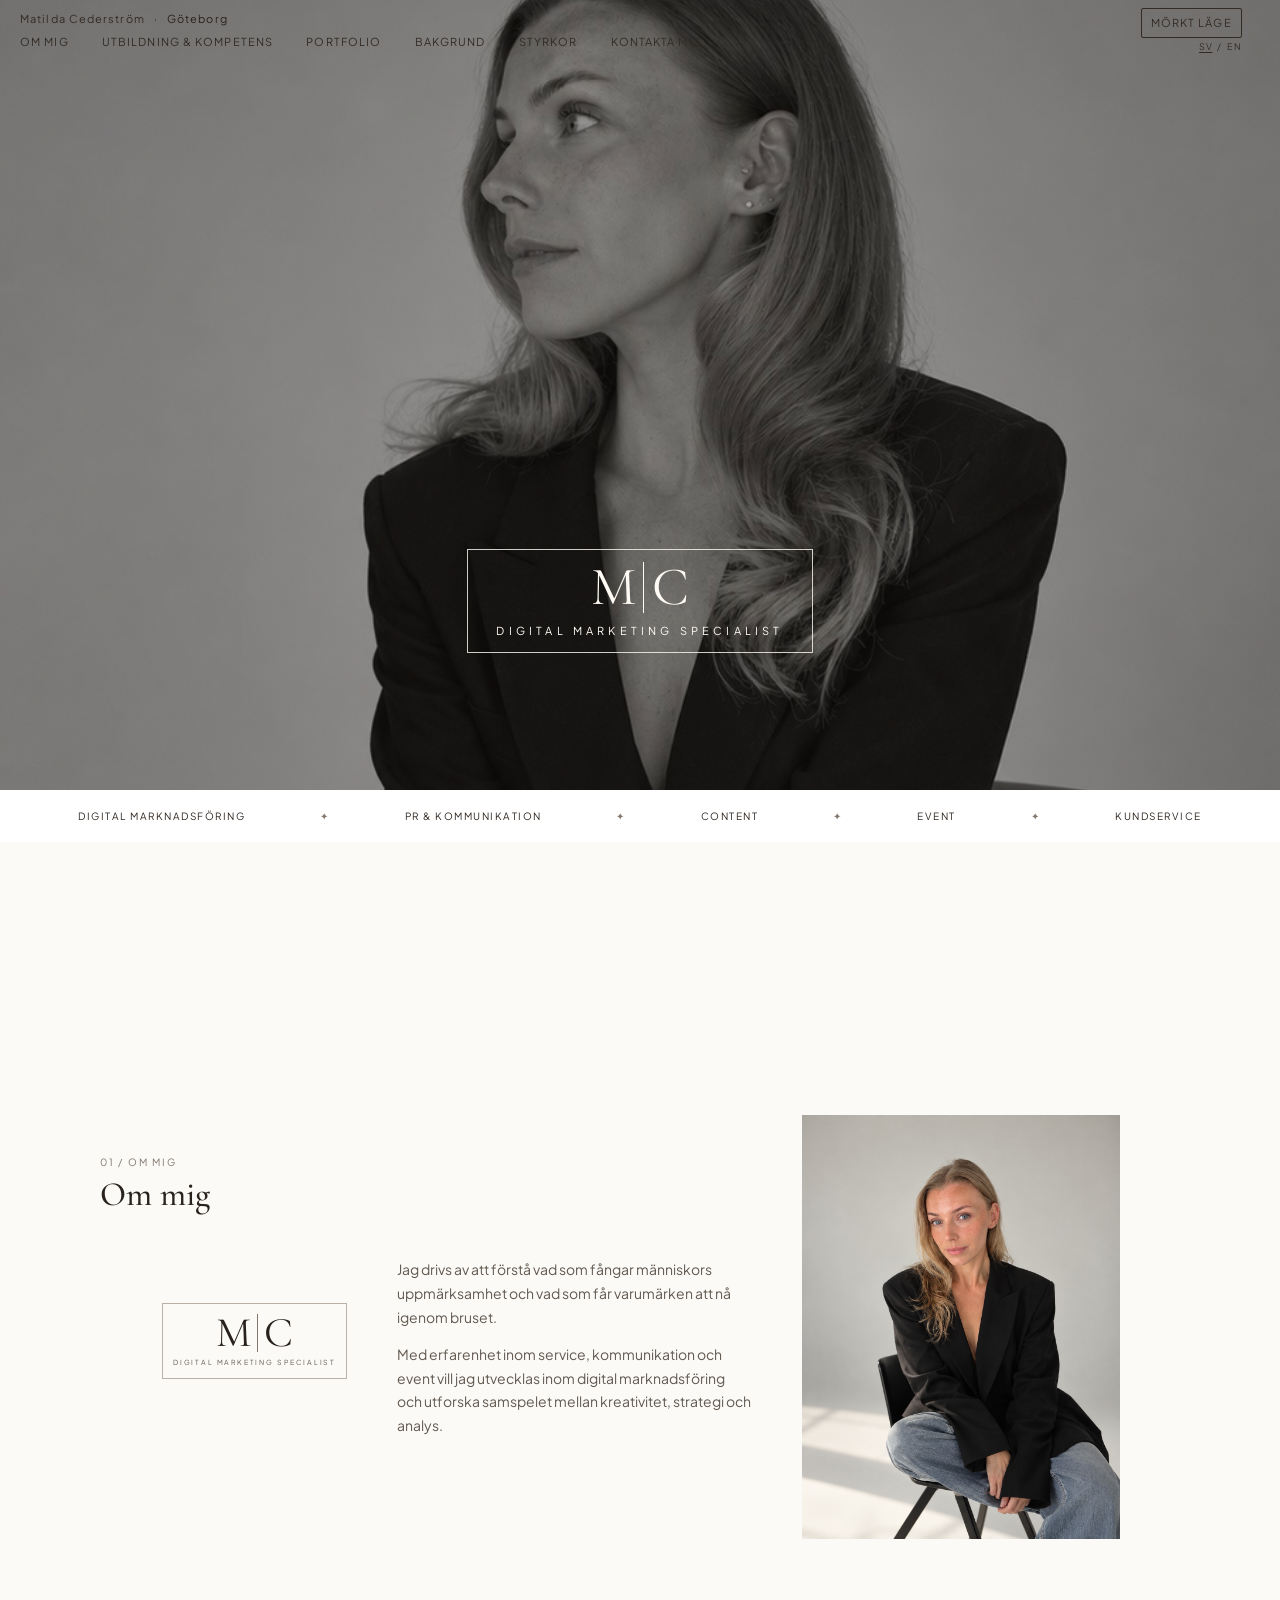
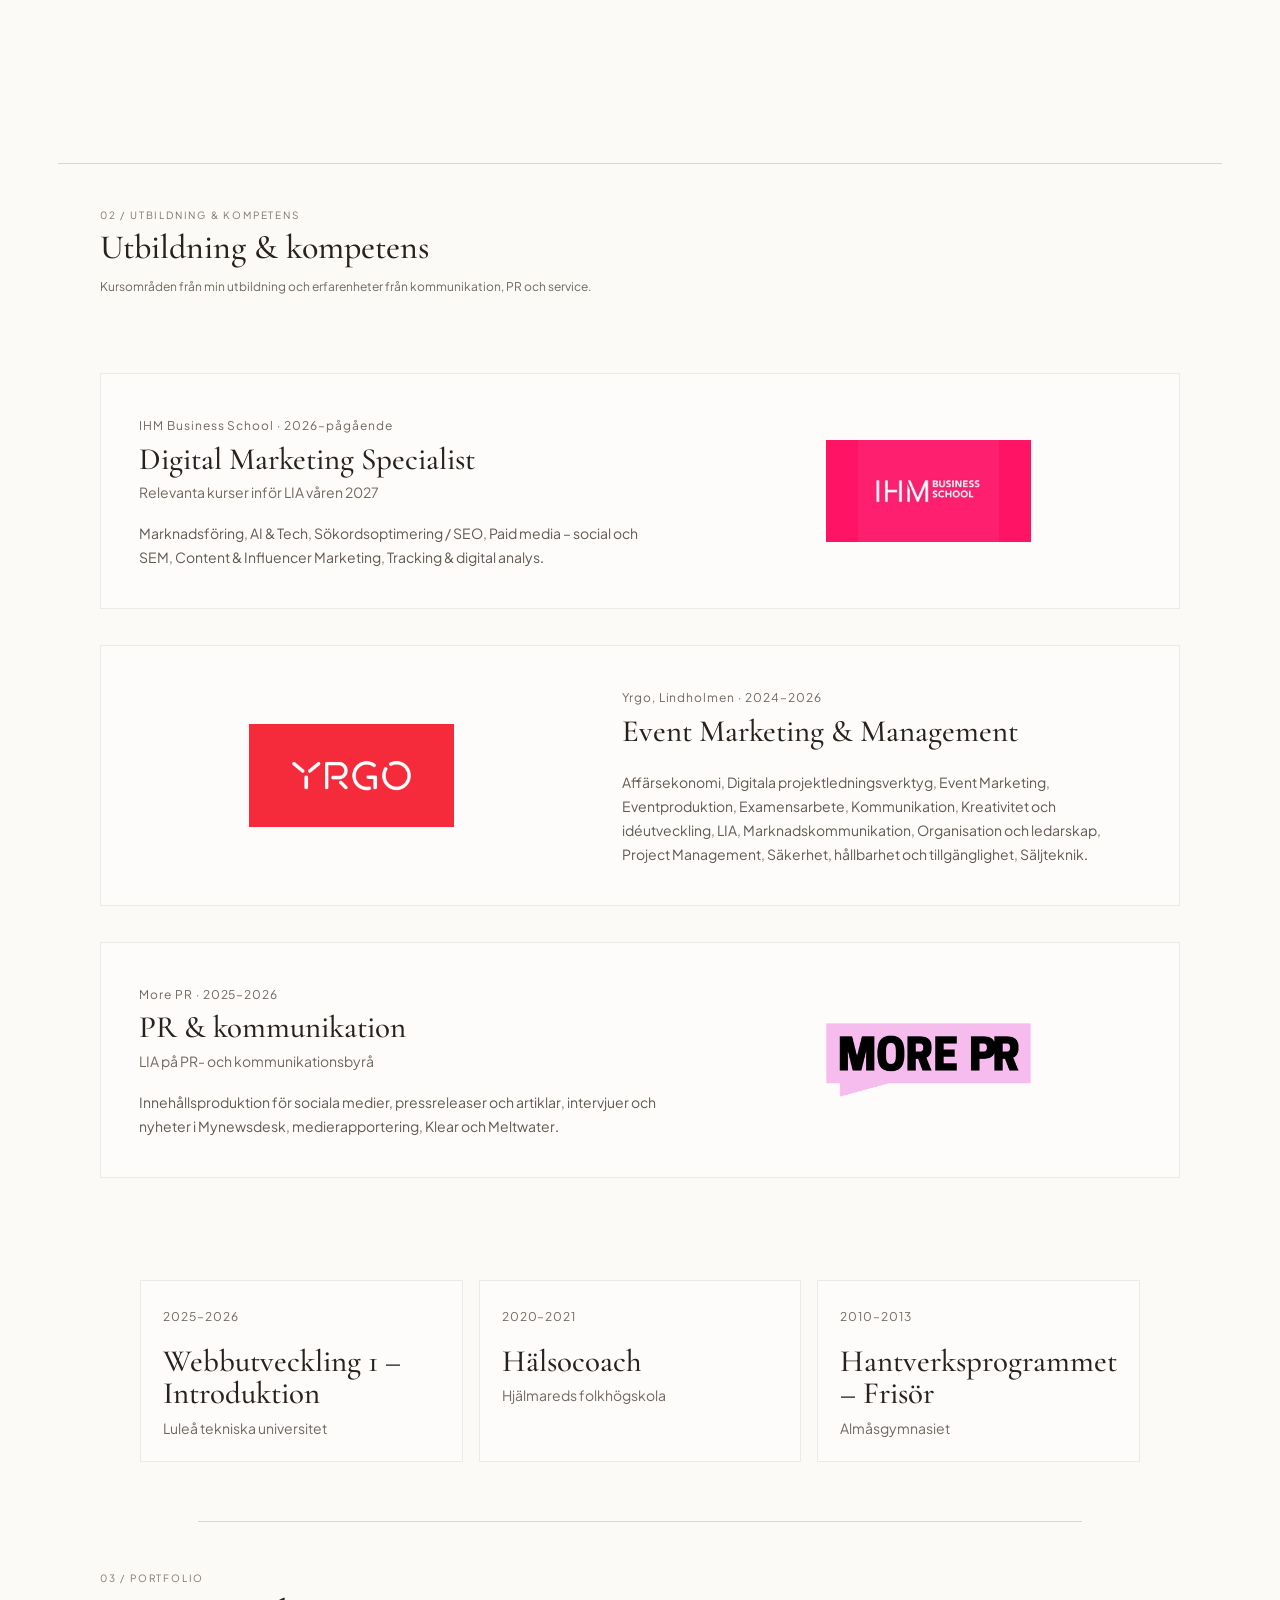
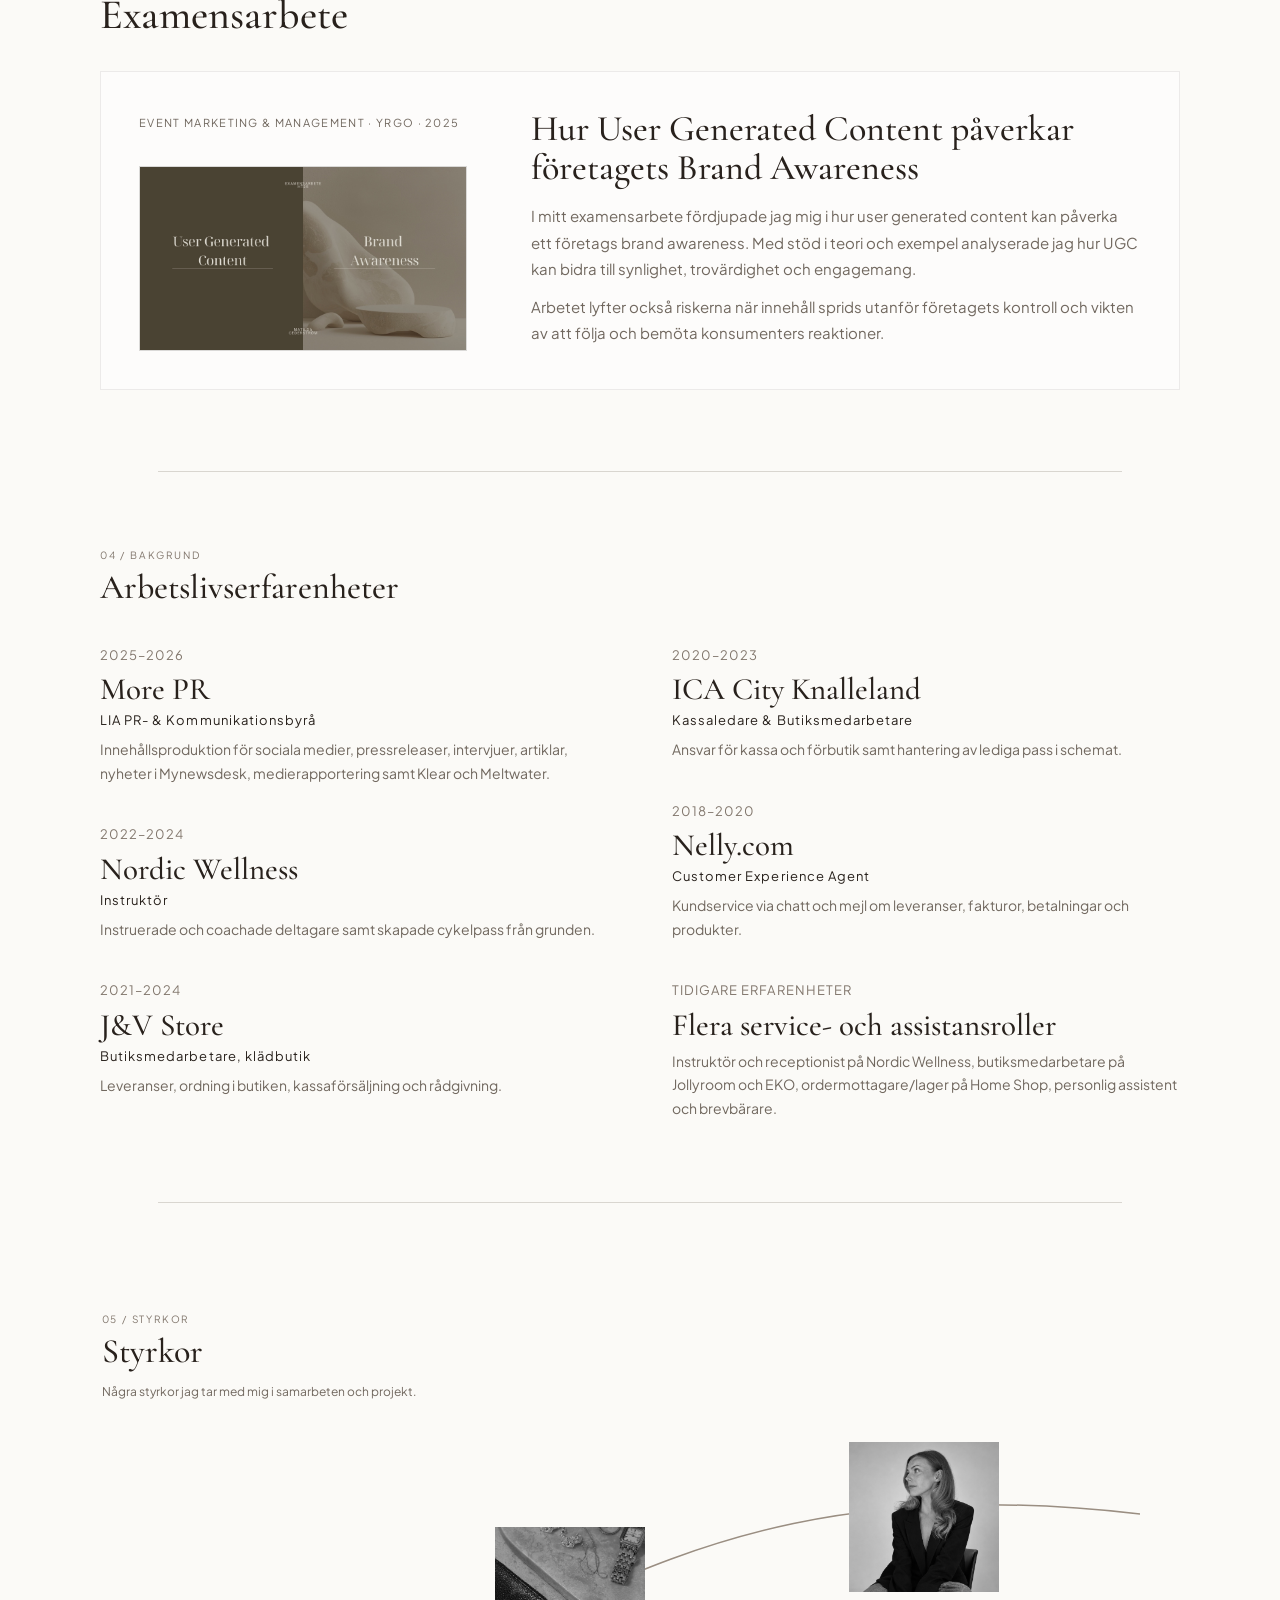
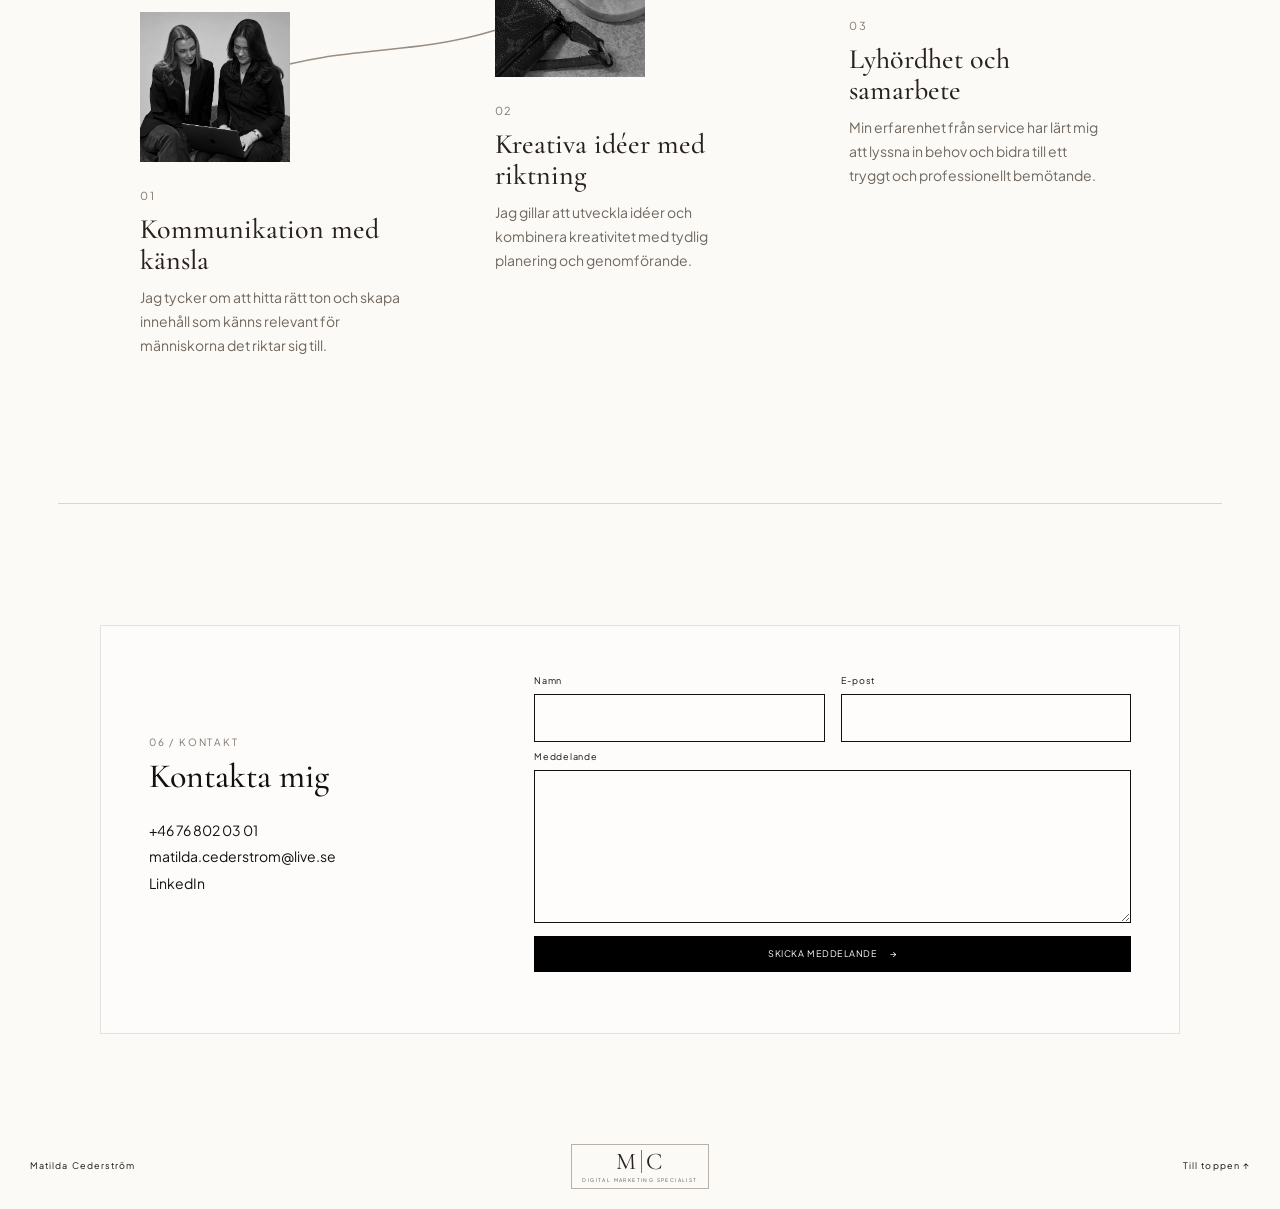
<file: index.html>
<!DOCTYPE html>
<html lang="sv">

<head>
    <meta charset="utf-8">
    <meta name="viewport" content="width=device-width, initial-scale=1">
    <!-- Google Consent Mode v2 defaults must be set before GTM. -->
    <script data-cookieconsent="ignore">
        window.dataLayer = window.dataLayer || [];
        function gtag() { dataLayer.push(arguments); }
        gtag("consent", "default", {
            ad_personalization: "denied",
            ad_storage: "denied",
            ad_user_data: "denied",
            analytics_storage: "denied",
            functionality_storage: "denied",
            personalization_storage: "denied",
            security_storage: "granted",
            wait_for_update: 500
        });
        gtag("set", "ads_data_redaction", true);
        gtag("set", "url_passthrough", false);
    </script>
    <!-- Google Tag Manager -->
    <script data-cookieconsent="ignore">
        (function (w, d, s, l, i) {
            w[l] = w[l] || [];
            w[l].push({ "gtm.start": new Date().getTime(), event: "gtm.js" });
            var f = d.getElementsByTagName(s)[0], j = d.createElement(s), dl = l !== "dataLayer" ? "&l=" + l : "";
            j.async = true;
            j.src = "https://www.googletagmanager.com/gtm.js?id=" + i + dl;
            f.parentNode.insertBefore(j, f);
        })(window, document, "script", "dataLayer", "GTM-MQGZ8L7B");
    </script>
    <!-- End Google Tag Manager -->
    <!-- Cookiebot CMP with automatic cookie blocking -->
    <script id="Cookiebot" src="https://consent.cookiebot.com/uc.js" data-cbid="4d985f78-03d3-4be5-a0e7-08055642a6bd" data-blockingmode="auto" type="text/javascript"></script>
    <meta name="description"
        content="Matilda Cederström studerar Digital Marketing Specialist på IHM Business School. Läs om hennes erfarenhet inom PR, kommunikation och service.">
    <title>Matilda Cederström — Digital marknadsföring</title>
    <link rel="preconnect" href="https://fonts.googleapis.com">
    <link rel="preconnect" href="https://fonts.gstatic.com" crossorigin>
    <link
        href="https://fonts.googleapis.com/css2?family=Cormorant+Garamond:wght@400;500;600&family=Plus+Jakarta+Sans:wght@400;500;600&display=swap"
        rel="stylesheet">
    <link rel="stylesheet" href="style.css">
    <script defer src="script.js"></script>
</head>

<body>
    <!-- Google Tag Manager (noscript) -->
    <noscript><iframe src="https://www.googletagmanager.com/ns.html?id=GTM-MQGZ8L7B" height="0" width="0" style="display:none;visibility:hidden" title="Google Tag Manager"></iframe></noscript>
    <!-- End Google Tag Manager (noscript) -->
    <header class="site-header" id="header">
        <div class="nav-container">
            <div class="header-brand-group">
                <a class="brand-logo" href="#hero" aria-label="Matilda Cederström – till startsidan">Matilda Cederström</a><span class="header-brand-divider" aria-hidden="true">·</span><span class="header-brand-location">Göteborg</span>
            </div>
            <nav class="nav-menu" aria-label="Huvudmeny">
                <a class="nav-link" href="#om-mig">Om mig</a>
                <a class="nav-link" href="#kompetenser">Utbildning &amp; kompetens</a>
                <a class="nav-link" href="#portfolio">Portfolio</a>
                <a class="nav-link" href="#bakgrund">Bakgrund</a>
                <a class="nav-link" href="#styrkor">Styrkor</a>
                <a class="nav-link" href="#kontakt">Kontakta mig</a>
                <div class="header-controls">
                    <button class="nav-link theme-toggle" type="button" aria-label="Växla till mörkt läge" aria-pressed="false">Mörkt läge</button>
                    <div class="language-switch" aria-label="Välj språk">
                        <button type="button" class="language-option is-active" data-language="sv" aria-pressed="true">SV</button>
                        <span aria-hidden="true">/</span>
                        <button type="button" class="language-option" data-language="en" aria-pressed="false">EN</button>
                    </div>
                </div>
            </nav>
        </div>
    </header>

    <main>
        <section class="hero-section" id="hero">
            <div class="hero-grid">
                <div class="hero-content-col">
                    <div class="hero-brand-frame">
                        <div class="hero-title-container">
                            <h1 class="hero-portfolio-title" aria-label="Matilda Cederström"><span>M</span><span class="hero-monogram-divider" aria-hidden="true"></span><span>C</span></h1>
                        </div>
                        <p class="hero-role-title">DIGITAL MARKETING SPECIALIST</p>
                    </div>
                </div>
                <div class="hero-bottom-left">GÖTEBORG<br>STUDERAR PÅ IHM BUSINESS SCHOOL</div>
                <div class="hero-bottom-right">DIGITAL MARKETING<br>SPECIALIST · 2026–PÅGÅENDE</div>
                <div class="hero-profile"><img src="img/IMG_8986.jpeg" alt="Matilda Cederström" fetchpriority="high"></div>
            </div>
        </section>

        <div class="category-ribbon" aria-label="Utbildning och erfarenhetsområden">
            <div class="category-ribbon-track">
                <div class="category-ribbon-inner">
                    <span>DIGITAL MARKNADSFÖRING</span><span class="bullet">✦</span><span>PR &amp; KOMMUNIKATION</span><span class="bullet">✦</span><span>CONTENT</span><span class="bullet">✦</span><span>EVENT</span><span class="bullet">✦</span><span>KUNDSERVICE</span>
                </div>
                <div class="category-ribbon-inner" aria-hidden="true">
                    <span>DIGITAL MARKNADSFÖRING</span><span class="bullet">✦</span><span>PR &amp; KOMMUNIKATION</span><span class="bullet">✦</span><span>CONTENT</span><span class="bullet">✦</span><span>EVENT</span><span class="bullet">✦</span><span>KUNDSERVICE</span>
                </div>
            </div>
        </div>

        <section class="editorial-section about-section" id="om-mig">
            <div class="site-container">
                <div class="about-grid">
                    <div class="about-content-col">
                        <span class="section-tag">01 / OM MIG</span>
                        <h2 class="section-main-heading">Om mig</h2>
                        <div class="about-copy-with-monogram">
                            <div class="about-copy-brand-frame" aria-label="M C, Digital Marketing Specialist">
                                <div class="about-copy-brand-monogram" aria-hidden="true"><span>M</span><span class="about-copy-brand-divider"></span><span>C</span></div>
                                <span class="about-copy-brand-role">DIGITAL MARKETING SPECIALIST</span>
                            </div>
                            <div class="about-copy-columns">
                                <p>Jag drivs av att förstå vad som fångar människors uppmärksamhet och vad som får varumärken att nå igenom bruset.</p>
                                <p>Med erfarenhet inom service, kommunikation och event vill jag utvecklas inom digital marknadsföring och utforska samspelet mellan kreativitet, strategi och analys.</p>
                            </div>
                        </div>
                    </div>
                    <div class="about-visual-col">
                        <div class="editorial-image-card">
                            <div class="editorial-image-frame"><img src="img/matilda-about-portrait.png"
                                    alt="Matilda i en varm, bokfylld miljö" loading="lazy"></div>
                            <div class="image-card-caption">
                                <p class="caption-title">Digital Marketing Specialist</p>
                                <p class="caption-desc">IHM Business School · 2026–pågående</p>
                            </div>
                        </div>
                    </div>
                </div>
            </div>
        </section>

        <section class="editorial-section skills-section" id="kompetenser">

            <div class="site-container">
                <div class="section-heading-block"><span class="section-tag">02 / UTBILDNING &amp; KOMPETENS</span>
                    <h2 class="section-main-heading">Utbildning &amp; kompetens</h2>
                    <p class="section-intro-text">Kursområden från min utbildning och erfarenheter från kommunikation,
                        PR och service.</p>
                </div>
                <div class="skills-duo-grid">
                    <div class="skills-category-card ihm-logo-card">
                        <div class="study-image"><img src="img/ihm-business-school.jpeg" alt="IHM Business School-logotyp på rosa bakgrund" loading="lazy"></div>
                        <div class="category-card-header"><span class="card-eyebrow">IHM Business School ·
                                2026–pågående</span>
                            <h3 class="category-title">Digital Marketing Specialist</h3>
                            <p class="category-desc">Relevanta kurser inför LIA våren 2027</p>
                        </div>
                        <ul class="skills-refined-list">
                            <li class="skill-row"><span class="skill-bullet" aria-hidden="true">•</span>
                                <div class="skill-info">
                                    <h4 class="skill-name">Marknadsföring</h4>
                                </div>
                            </li>
                            <li class="skill-row"><span class="skill-bullet" aria-hidden="true">•</span>
                                <div class="skill-info">
                                    <h4 class="skill-name">AI &amp; Tech</h4>
                                </div>
                            </li>
                            <li class="skill-row"><span class="skill-bullet" aria-hidden="true">•</span>
                                <div class="skill-info">
                                    <h4 class="skill-name">Sökordsoptimering / SEO</h4>
                                </div>
                            </li>
                            <li class="skill-row"><span class="skill-bullet" aria-hidden="true">•</span>
                                <div class="skill-info">
                                    <h4 class="skill-name">Paid media – social och SEM</h4>
                                </div>
                            </li>
                            <li class="skill-row"><span class="skill-bullet" aria-hidden="true">•</span>
                                <div class="skill-info">
                                    <h4 class="skill-name">Content &amp; Influencer Marketing</h4>
                                </div>
                            </li>
                            <li class="skill-row"><span class="skill-bullet" aria-hidden="true">•</span>
                                <div class="skill-info">
                                    <h4 class="skill-name">Tracking &amp; digital analys</h4>
                                </div>
                            </li>
                        </ul>
                    </div>
                    <div class="skills-category-card complementary-card yrgo-logo-card">
                        <div class="study-image"><img src="img/yrgo-logo.png" alt="YRGO-logotyp på röd bakgrund" loading="lazy"></div>
                        <div class="category-card-header"><span class="card-eyebrow">Yrgo, Lindholmen · 2024–2026</span>
                            <h3 class="category-title">Event Marketing &amp; Management</h3>
                        </div>
                        <ul class="skills-refined-list">
                            <li class="skill-row"><span class="skill-bullet" aria-hidden="true">•</span>
                                <div class="skill-info">
                                    <h4 class="skill-name">Affärsekonomi</h4>
                                </div>
                            </li>
                            <li class="skill-row"><span class="skill-bullet" aria-hidden="true">•</span>
                                <div class="skill-info">
                                    <h4 class="skill-name">Digitala projektledningsverktyg</h4>
                                </div>
                            </li>
                            <li class="skill-row"><span class="skill-bullet" aria-hidden="true">•</span>
                                <div class="skill-info">
                                    <h4 class="skill-name">Event Marketing</h4>
                                </div>
                            </li>
                            <li class="skill-row"><span class="skill-bullet" aria-hidden="true">•</span>
                                <div class="skill-info">
                                    <h4 class="skill-name">Eventproduktion</h4>
                                </div>
                            </li>
                            <li class="skill-row"><span class="skill-bullet" aria-hidden="true">•</span>
                                <div class="skill-info">
                                    <h4 class="skill-name">Examensarbete</h4>
                                </div>
                            </li>
                            <li class="skill-row"><span class="skill-bullet" aria-hidden="true">•</span>
                                <div class="skill-info">
                                    <h4 class="skill-name">Kommunikation</h4>
                                </div>
                            </li>
                            <li class="skill-row"><span class="skill-bullet" aria-hidden="true">•</span>
                                <div class="skill-info">
                                    <h4 class="skill-name">Kreativitet och idéutveckling</h4>
                                </div>
                            </li>
                            <li class="skill-row"><span class="skill-bullet" aria-hidden="true">•</span>
                                <div class="skill-info">
                                    <h4 class="skill-name">LIA</h4>
                                </div>
                            </li>
                            <li class="skill-row"><span class="skill-bullet" aria-hidden="true">•</span>
                                <div class="skill-info">
                                    <h4 class="skill-name">Marknadskommunikation</h4>
                                </div>
                            </li>
                            <li class="skill-row"><span class="skill-bullet" aria-hidden="true">•</span>
                                <div class="skill-info">
                                    <h4 class="skill-name">Organisation och ledarskap</h4>
                                </div>
                            </li>
                            <li class="skill-row"><span class="skill-bullet" aria-hidden="true">•</span>
                                <div class="skill-info">
                                    <h4 class="skill-name">Project Management</h4>
                                </div>
                            </li>
                            <li class="skill-row"><span class="skill-bullet" aria-hidden="true">•</span>
                                <div class="skill-info">
                                    <h4 class="skill-name">Säkerhet, hållbarhet och tillgänglighet</h4>
                                </div>
                            </li>
                            <li class="skill-row"><span class="skill-bullet" aria-hidden="true">•</span>
                                <div class="skill-info">
                                    <h4 class="skill-name">Säljteknik</h4>
                                </div>
                            </li>
                        </ul>
                    </div>
                    <div class="skills-category-card pr-card more-pr-logo-card">
                        <div class="study-image"><img src="img/more-pr-logo.png" alt="MORE PR-logotyp" loading="lazy"></div>
                        <div class="category-card-header"><span class="card-eyebrow">More PR · 2025–2026</span>
                            <h3 class="category-title">PR &amp; kommunikation</h3>
                            <p class="category-desc">LIA på PR- och kommunikationsbyrå</p>
                        </div>
                        <ul class="skills-refined-list">
                            <li class="skill-row"><span class="skill-bullet" aria-hidden="true">•</span>
                                <div class="skill-info">
                                    <h4 class="skill-name">Innehållsproduktion för sociala medier, pressreleaser och artiklar</h4>
                                </div>
                            </li>
                            <li class="skill-row"><span class="skill-bullet" aria-hidden="true">•</span>
                                <div class="skill-info">
                                    <h4 class="skill-name">intervjuer och nyheter i Mynewsdesk</h4>
                                </div>
                            </li>
                            <li class="skill-row"><span class="skill-bullet" aria-hidden="true">•</span>
                                <div class="skill-info">
                                    <h4 class="skill-name">medierapportering</h4>
                                </div>
                            </li>
                            <li class="skill-row"><span class="skill-bullet" aria-hidden="true">•</span>
                                <div class="skill-info">
                                    <h4 class="skill-name">Klear och Meltwater</h4>
                                </div>
                            </li>
                        </ul>
                    </div>
                </div>
                <div class="education-under-skills">
                    <div class="history-grid education-grid">
                        <div class="history-column">
                            <div class="timeline-list">
                                <article class="timeline-item">
                                    <div class="timeline-meta"><span class="timeline-period">2025–2026</span></div>
                                    <div class="timeline-body">
                                        <h4 class="timeline-role">Webbutveckling 1 – Introduktion</h4>
                                        <p class="timeline-company">Luleå tekniska universitet</p>
                                    </div>
                                </article>
                                <article class="timeline-item">
                                    <div class="timeline-meta"><span class="timeline-period">2020–2021</span></div>
                                    <div class="timeline-body">
                                        <h4 class="timeline-role">Hälsocoach</h4>
                                        <p class="timeline-company">Hjälmareds folkhögskola</p>
                                    </div>
                                </article>
                                <article class="timeline-item">
                                    <div class="timeline-meta"><span class="timeline-period">2010–2013</span></div>
                                    <div class="timeline-body">
                                        <h4 class="timeline-role">Hantverksprogrammet – Frisör</h4>
                                        <p class="timeline-company">Almåsgymnasiet</p>
                                    </div>
                                </article>
                            </div>
                        </div>
                    </div>
                </div>



                <div class="portfolio-section" id="portfolio" aria-labelledby="portfolio-title">
                    <div class="section-heading-block">
                        <span class="section-tag">03 / PORTFOLIO</span>
                        <h2 class="section-main-heading" id="portfolio-title">Examensarbete</h2>
                    </div>
                    <article class="portfolio-project-card">
                        <div class="portfolio-project-visual">
                            <p class="portfolio-project-meta">Event Marketing &amp; Management · Yrgo · 2025</p>
                            <div class="portfolio-project-image-frame">
                                <img src="img/ugc-brand-awareness.jpg" alt="Omslag till examensarbetet User Generated Content och Brand Awareness">
                            </div>
                        </div>
                        <div class="portfolio-project-content">
                            <h3>Hur User Generated Content påverkar företagets Brand Awareness</h3>
                            <p>I mitt examensarbete fördjupade jag mig i hur user generated content kan påverka ett företags brand awareness. Med stöd i teori och exempel analyserade jag hur UGC kan bidra till synlighet, trovärdighet och engagemang.</p>
                            <p>Arbetet lyfter också riskerna när innehåll sprids utanför företagets kontroll och vikten av att följa och bemöta konsumenters reaktioner.</p>
                        </div>
                    </article>
                </div>

                <div class="experience-block" id="bakgrund">
                    <div class="section-heading-block"><span class="section-tag">04 / BAKGRUND</span>
                        <h2 class="section-main-heading">Arbetslivserfarenheter</h2>
                    </div>
                    <div class="history-grid">
                        <div class="history-column">
                            <div class="timeline-list">
                                <article class="timeline-item">
                                    <div class="timeline-meta"><span class="timeline-period">2025–2026</span></div>
                                    <div class="timeline-body">
                                        <h4 class="timeline-role">More PR</h4>
                                        <p class="timeline-company">LIA PR- &amp; Kommunikationsbyrå</p>
                                        <p class="timeline-description">Innehållsproduktion för sociala medier, pressreleaser, intervjuer, artiklar,
                                            nyheter i Mynewsdesk, medierapportering samt Klear och Meltwater.</p>
                                    </div>
                                </article>
                                <article class="timeline-item">
                                    <div class="timeline-meta"><span class="timeline-period">2022–2024</span></div>
                                    <div class="timeline-body">
                                        <h4 class="timeline-role">Nordic Wellness</h4>
                                        <p class="timeline-company">Instruktör</p>
                                        <p class="timeline-description">Instruerade och coachade deltagare samt skapade
                                            cykelpass från grunden.</p>
                                    </div>
                                </article>
                                <article class="timeline-item">
                                    <div class="timeline-meta"><span class="timeline-period">2021–2024</span></div>
                                    <div class="timeline-body">
                                        <h4 class="timeline-role">J&amp;V Store</h4>
                                        <p class="timeline-company">Butiksmedarbetare, klädbutik</p>
                                        <p class="timeline-description">Leveranser, ordning i butiken, kassaförsäljning
                                            och rådgivning.</p>
                                    </div>
                                </article>
                            </div>
                        </div>
                        <div class="history-column">
                            <div class="timeline-list">
                                <article class="timeline-item">
                                    <div class="timeline-meta"><span class="timeline-period">2020–2023</span></div>
                                    <div class="timeline-body">
                                        <h4 class="timeline-role">ICA City Knalleland</h4>
                                        <p class="timeline-company">Kassaledare &amp; Butiksmedarbetare</p>
                                        <p class="timeline-description">Ansvar för kassa och förbutik samt hantering av
                                            lediga pass i schemat.</p>
                                    </div>
                                </article>
                                <article class="timeline-item">
                                    <div class="timeline-meta"><span class="timeline-period">2018–2020</span></div>
                                    <div class="timeline-body">
                                        <h4 class="timeline-role">Nelly.com</h4>
                                        <p class="timeline-company">Customer Experience Agent</p>
                                        <p class="timeline-description">Kundservice via chatt och mejl om leveranser,
                                            fakturor, betalningar och produkter.</p>
                                    </div>
                                </article>
                                <article class="timeline-item">
                                    <div class="timeline-meta"><span class="timeline-period">Tidigare erfarenheter</span></div>
                                    <div class="timeline-body">
                                        <h4 class="timeline-role">Flera service- och assistansroller</h4>
                                        <p class="timeline-description">Instruktör och receptionist på Nordic Wellness, butiksmedarbetare på Jollyroom och EKO, ordermottagare/lager på Home Shop, personlig assistent och brevbärare.</p>
                                    </div>
                                </article>
                            </div>
                        </div>

                    </div>
                </div>

                <section class="strengths-section" id="styrkor" aria-labelledby="strengths-title">
                    <div class="site-container">
                        <div class="section-heading-block">
                            <span class="section-tag">05 / STYRKOR</span>
                            <h2 class="section-main-heading" id="strengths-title">Styrkor</h2>
                            <p class="section-intro-text">Några styrkor jag tar med mig i samarbeten och projekt.</p>
                        </div>
                        <div class="strengths-flow">
                            <svg class="strengths-connector" viewBox="0 0 1200 320" preserveAspectRatio="none" aria-hidden="true">
                                <path d="M0 300 C180 175 300 235 470 175 S815 35 1200 72"></path>
                            </svg>
                            <article class="strength-card strength-card-one">
                                <div class="strength-image"><img src="img/strengths-collaboration-neutral-bg.png" alt="Matilda och en kollega samarbetar vid en laptop" loading="lazy"></div>
                                <div class="strength-copy">
                                    <span class="strength-index">01</span>
                                    <h3>Kommunikation med känsla</h3>
                                    <p>Jag tycker om att hitta rätt ton och skapa innehåll som känns relevant för människorna det riktar sig till.</p>
                                </div>
                            </article>
                            <article class="strength-card strength-card-two">
                                <div class="strength-image"><img src="img/accessories-stilllife.png" alt="Accessoarer och klocka på ett marmorbord" loading="lazy"></div>
                                <div class="strength-copy">
                                    <span class="strength-index">02</span>
                                    <h3>Kreativa idéer med riktning</h3>
                                    <p>Jag gillar att utveckla idéer och kombinera kreativitet med tydlig planering och genomförande.</p>
                                </div>
                            </article>
                            <article class="strength-card strength-card-three">
                                <div class="strength-image"><img src="img/hero-portrait.jpg" alt="Porträtt av Matilda" loading="lazy"></div>
                                <div class="strength-copy">
                                    <span class="strength-index">03</span>
                                    <h3>Lyhördhet och samarbete</h3>
                                    <p>Min erfarenhet från service har lärt mig att lyssna in behov och bidra till ett tryggt och professionellt bemötande.</p>
                                </div>
                            </article>
                        </div>
                    </div>

                </section>
            </div>
        </section>

        <div class="credentials-band" aria-label="Utbildnings- och erfarenhetsområden">
            <span>Digital marknadsföring</span><span>Event Marketing &amp; Management</span><span>PR &amp;
                kommunikation</span>
        </div>

        <section class="contact-section" id="kontakt">
            <div class="site-container contact-layout">
                <div class="contact-info-column"><span class="section-tag">06 / KONTAKT</span>
                    <h2 class="section-main-heading">Kontakta mig</h2>
                    <p class="contact-details"><a href="tel:+46768020301">+46 76 802 03 01</a><br><a href="mailto:matilda.cederstrom@live.se">matilda.cederstrom@live.se</a><br><a href="https://www.linkedin.com/in/matilda-cederstrom-b0705b335/" target="_blank" rel="noopener noreferrer">LinkedIn</a></p>
                </div>
                <div class="contact-form-column">
                    <form class="contact-form" id="contactForm">
                        <div class="contact-field"><label for="name">Namn</label><input id="name" name="name" autocomplete="name" required></div>
                        <div class="contact-field"><label for="email">E-post</label><input id="email" name="email" type="email" autocomplete="email" required></div>
                        <div class="contact-field message-field"><label for="message">Meddelande</label><textarea id="message" name="message" rows="5" required></textarea></div>
                        <button class="btn-view-work" type="submit"><span>SKICKA MEDDELANDE</span><span
                                aria-hidden="true">→</span></button>
                        <p class="form-status-msg" id="formStatusMsg" role="status" aria-live="polite"></p>
                    </form>
                </div>
            </div>
        </section>

    </main>
    <footer class="site-footer">
        <span class="footer-brand">Matilda Cederström</span>
        <div class="footer-logo" aria-label="M C, Digital Marketing Specialist">
            <div class="footer-monogram"><span>M</span><span class="footer-monogram-divider" aria-hidden="true"></span><span>C</span></div>
            <span class="footer-role">DIGITAL MARKETING SPECIALIST</span>
        </div>
        <a href="#hero">Till toppen ↑</a>
    </footer>
</body>

</html>
</file>
<file: style.css>
:root {
  --paper: #f8f6f2;
  --paper-warm: #eee9e1;
  --sand: #d5ccc1;
  --ink: #28211c;
  --muted: #71685f;
  --brown: #37281f;
  --brown-light: #59483c;
  --line: rgba(40, 33, 28, .16);
  --serif: 'Cormorant Garamond', Georgia, serif;
  --sans: 'Plus Jakarta Sans', Arial, sans-serif;
}

* { box-sizing: border-box; }
html { scroll-behavior: smooth; }
body {
  margin: 0;
  color: var(--ink);
  background: var(--brown-light) url("img/moodboard-portrait.jpg") center / cover fixed;
  font: 400 15px/1.65 var(--sans);
}
body::before { content: ""; position: fixed; inset: 0; z-index: -1; background: rgba(43, 31, 23, .52); }
img { display: block; max-width: 100%; }
a { color: inherit; text-decoration: none; }
button, input, textarea { font: inherit; }

.announcement-bar, .site-header, main, .site-footer {
  width: min(920px, calc(100% - 56px));
  margin-inline: auto;
}
.announcement-bar {
  padding: 7px 12px;
  color: #f7f1e9;
  background: var(--brown);
  text-align: center;
  font-size: 9px;
  letter-spacing: .16em;
}
.site-header { position: sticky; top: 0; z-index: 10; background: rgba(248,246,242,.96); border-bottom: 1px solid var(--line); }
.nav-container { min-height: 62px; padding: 10px 24px; display: flex; align-items: center; justify-content: space-between; gap: 24px; }
.brand-logo { font: 500 22px/1 var(--serif); letter-spacing: .04em; white-space: nowrap; }
.nav-menu { display: flex; align-items: center; gap: clamp(18px, 3vw, 38px); }
.nav-link { font-size: 11px; color: #493d34; transition: opacity .2s ease; }
.nav-link:hover { opacity: .62; }

main { background: var(--paper); box-shadow: 0 18px 70px rgba(20,12,7,.22); display: flex; flex-direction: column; }
.hero-section { order: 1; background: #bdb5ab; }
.hero-grid { min-height: 440px; padding: 38px clamp(28px, 5vw, 58px); display: grid; grid-template-columns: 1fr .94fr; align-items: center; gap: 44px; }
.hero-content-col { min-width: 0; }
.hero-role-title, .section-tag, .card-eyebrow { margin: 0; color: #6a5b4f; font-size: 9px; letter-spacing: .18em; text-transform: uppercase; }
.hero-title-container { margin: 20px 0 16px; }
.hero-portfolio-title { margin: 0; font: 500 clamp(38px, 5vw, 61px)/.99 var(--serif); letter-spacing: -.025em; }
.hero-portfolio-title span { display: inline; }
.hero-portfolio-title span + span::before { content: " "; }
.hero-subheading { max-width: 430px; margin: 0; font: 400 18px/1.35 var(--serif); }
.hero-sub-row { display: flex; flex-direction: column; align-items: flex-start; gap: 19px; }
.hero-portrait-col { height: 330px; overflow: hidden; }
.hero-portrait-col img { width: 100%; height: 100%; object-fit: cover; object-position: center 35%; }
.btn-view-work { display: inline-flex; align-items: center; justify-content: center; gap: 13px; min-height: 36px; padding: 8px 18px; border: 1px solid currentColor; color: var(--paper); background: var(--brown); font-size: 9px; letter-spacing: .06em; }
.btn-view-work:hover { background: #211811; }

.category-ribbon { order: 2; overflow: hidden; background: var(--brown); color: #f3eee7; }
.category-ribbon-inner { min-height: 44px; padding: 10px 25px; display: flex; justify-content: center; align-items: center; flex-wrap: wrap; gap: 12px 23px; font-size: 9px; letter-spacing: .14em; }
.category-ribbon .bullet { color: #b4a18c; }

.skills-section { order: 3; padding: 65px clamp(24px, 5vw, 58px) 70px; }
.site-container { width: 100%; max-width: 1000px; margin: 0 auto; }
.section-heading-block { margin: 0 auto 30px; text-align: center; }
.section-heading-block .section-tag { display: block; }
.section-main-heading { margin: 8px 0 12px; font: 500 clamp(34px, 4vw, 48px)/1.05 var(--serif); }
.section-main-heading em { font-weight: 400; }
.section-intro-text { max-width: 620px; margin: 0 auto; color: var(--muted); font-size: 12px; }
.skills-duo-grid { display: grid; grid-template-columns: repeat(3, minmax(0,1fr)); align-items: stretch; gap: 18px; }
.skills-category-card { min-width: 0; padding: 24px 21px; background: var(--paper-warm); }
.category-card-header { min-height: 126px; padding-bottom: 14px; border-bottom: 1px solid var(--line); }
.category-title { margin: 10px 0; font: 500 25px/1.05 var(--serif); }
.category-desc { margin: 0; color: var(--muted); font-size: 10px; }
.skills-refined-list { list-style: none; padding: 0; margin: 8px 0 0; }
.skill-row { display: flex; align-items: baseline; gap: 8px; padding: 9px 0; border-bottom: 1px solid var(--line); }
.skill-bullet { flex: 0 0 12px; color: #806b58; font-size: 15px; line-height: 1; text-align: center; }
.skill-name { margin: 0; font: 400 11px/1.45 var(--sans); }
.skill-index { display: none; }
.experience-block { margin-top: 76px; }
.experience-block .section-heading-block { margin-bottom: 24px; }
.history-grid { display: grid; grid-template-columns: 1fr 1fr; gap: 38px; }
.history-column-header { margin-bottom: 8px; padding-bottom: 10px; border-bottom: 1px solid var(--line); }
.history-col-title { margin: 0; font: 500 26px var(--serif); }
.timeline-item { display: grid; grid-template-columns: 90px 1fr; gap: 12px; padding: 13px 0; border-bottom: 1px solid var(--line); }
.timeline-period { color: var(--muted); font-size: 9px; }
.timeline-role { margin: 0; font: 500 19px/1.15 var(--serif); }
.timeline-company { margin: 3px 0; font-size: 10px; }
.timeline-description { margin: 5px 0 0; color: var(--muted); font-size: 10px; line-height: 1.55; }
.timeline-badge, .history-col-sub { color: var(--muted); font-size: 9px; }

.about-section { order: 4; padding: 0; background: var(--sand); }
.about-grid { display: grid; grid-template-columns: .9fr 1.1fr; align-items: stretch; }
.about-visual-col { grid-column: 1; grid-row: 1; min-width: 0; }
.editorial-image-card, .editorial-image-frame { height: 100%; }
.editorial-image-frame img { width: 100%; height: 100%; min-height: 340px; object-fit: cover; object-position: center 35%; }
.image-card-caption { display: none; }
.about-content-col { grid-column: 2; grid-row: 1; align-self: center; padding: clamp(28px, 5vw, 60px); }
.about-content-col .section-main-heading { margin: 10px 0 15px; font-size: clamp(32px, 4vw, 46px); }
.about-content-col .section-intro-text { margin: 0; color: #51463e; font-size: 12px; }

.credentials-band { order: 5; min-height: 96px; padding: 22px; display: flex; justify-content: space-around; align-items: center; gap: 18px; background: var(--brown); color: #f7f1e9; text-align: center; font: 500 clamp(15px, 2vw, 23px)/1.2 var(--serif); }
.contact-section { order: 6; position: relative; isolation: isolate; padding: 62px 28px; background: #44372e url("img/moodboard-portrait.jpg") center 45% / cover no-repeat; color: #fffaf4; }
.contact-section::before { content: ""; position: absolute; inset: 0; z-index: -1; background: rgba(38,27,20,.68); }
.contact-layout { width: 100%; max-width: 590px; margin: 0 auto; text-align: center; }
.contact-section .section-tag { color: #eee0d0; }
.contact-section .section-main-heading { margin: 10px 0; font: 500 clamp(32px, 4vw, 46px)/1.05 var(--serif); }
.contact-section .section-intro-text { color: #eee0d0; font-size: 11px; }
.contact-details { margin: 12px 0 28px; font-size: 11px; line-height: 1.9; }
.contact-details a:hover { text-decoration: underline; }
.contact-form { display: grid; grid-template-columns: 1fr 1fr; gap: 7px 13px; text-align: left; }
.contact-form label { margin-top: 7px; font-size: 9px; letter-spacing: .08em; }
.contact-form input, .contact-form textarea { width: 100%; padding: 10px; color: #fffaf4; background: rgba(255,255,255,.08); border: 1px solid rgba(255,255,255,.54); outline: none; }
.contact-form input:focus, .contact-form textarea:focus { border-color: #fff; }
.contact-field { display: grid; gap: 5px; }
.contact-field label { margin: 0; }
.message-field, .contact-form button, .contact-form .form-status-msg { grid-column: 1 / -1; }
.contact-form textarea { resize: vertical; }
.contact-form .btn-view-work { width: 100%; margin-top: 5px; color: #fffaf4; border-color: transparent; }
.form-status-msg { margin: 5px 0 0; text-align: center; font-size: 10px; }
.language-strip { order: 7; padding: 22px; background: var(--paper); text-align: center; }
.language-strip p { margin: 5px 0 0; font: 500 19px var(--serif); }
.language-strip p span { padding: 0 8px; color: var(--muted); }
.site-footer { padding: 16px 24px; display: flex; justify-content: space-between; background: var(--brown); color: #e7ddd2; font-size: 9px; letter-spacing: .12em; }

@media (max-width: 850px) {
  .announcement-bar, .site-header, main, .site-footer { width: min(100% - 28px, 1100px); }
  .skills-duo-grid { grid-template-columns: repeat(2, minmax(0,1fr)); }
  .pr-card { grid-column: 1 / -1; }
  .about-content-col { padding: 30px; }
  .about-visual-col .editorial-image-frame img { min-height: 300px; }
}
@media (max-width: 620px) {
  body { background-attachment: scroll; }
  .announcement-bar, .site-header, main, .site-footer { width: 100%; }
  .nav-container { min-height: 58px; padding: 10px 14px; flex-wrap: wrap; justify-content: center; gap: 8px; }
  .brand-logo { width: 100%; text-align: center; font-size: 20px; }
  .nav-menu { justify-content: center; gap: clamp(15px, 6vw, 26px); }
  .nav-link { font-size: 10px; }
  .hero-grid { grid-template-columns: 1fr; gap: 22px; padding: 28px 22px; }
  .hero-portrait-col { grid-row: 1; height: 270px; }
  .hero-content-col { grid-row: 2; }
  .hero-portfolio-title { font-size: clamp(38px, 12vw, 54px); }
  .hero-subheading { font-size: 17px; }
  .category-ribbon-inner { justify-content: center; gap: 8px 12px; font-size: 8px; }
  .skills-section { padding: 48px 18px; }
  .skills-duo-grid, .history-grid { grid-template-columns: 1fr; }
  .pr-card { grid-column: auto; }
  .category-card-header { min-height: 0; }
  .experience-block { margin-top: 55px; }
  .about-grid { grid-template-columns: 1fr; }
  .about-visual-col, .about-content-col { grid-column: 1; grid-row: auto; }
  .about-visual-col .editorial-image-frame img { min-height: 0; height: 300px; }
  .about-content-col { padding: 30px 22px 38px; }
  .credentials-band { flex-direction: column; gap: 8px; padding: 23px 16px; }
  .contact-section { padding: 48px 20px; }
  .timeline-item { grid-template-columns: 80px 1fr; }
  .site-footer { padding-inline: 14px; }
}

/* Matilda's background artwork on the opening and contact sections */
.hero-section {
  background-color: #8c8378;
  background-image: linear-gradient(rgba(43, 35, 29, .2), rgba(43, 35, 29, .2)), url("img/matilda-background.jpg");
  background-position: center 50%;
  background-size: cover;
}
.contact-section {
  background-color: #655b51;
  background-image: url("img/matilda-background.jpg");
  background-position: center 58%;
  background-size: cover;
}
.contact-section::before { background: rgba(43, 34, 27, .52); }

/* Final restore: clean taupe hero, previous contact image, and uploaded logo */
.hero-section { background: #b7ada3; }
.contact-section { background: #b7ada3; color: #fffaf4; }
.contact-section::before { background: transparent; }
.brand-logo { display: block; width: auto; height: auto; overflow: visible; position: static; flex: 0 0 auto; font: 500 22px/1 var(--serif); letter-spacing: .04em; white-space: nowrap; }
.brand-mark { display: none; }
.site-header { width: min(100%, 1220px); background: #fbfaf7; color: #332b25; }
.nav-container { min-height: 54px; padding: 0 28px; }
.brand-logo, .nav-link { color: #332b25; }
.brand-logo { font-size: 19px; }
.nav-link { font-size: 9px; }
main { width: min(100%, 1220px); overflow: visible; }
.hero-section { position: relative; min-height: 360px; margin-top: 54px; background: linear-gradient(rgba(33,29,26,.56), rgba(33,29,26,.56)), url("img/moodboard-portrait.jpg") center 48% / cover no-repeat; color: #fffaf4; }
.hero-grid { min-height: 360px; padding: 50px 30px 80px; }
.hero-profile { position: absolute; z-index: 2; bottom: -55px; left: 50%; width: 112px; height: 138px; padding: 3px; transform: translateX(-50%); background: #fbfaf7; }
.hero-profile img { width: 100%; height: 100%; object-fit: cover; object-position: center 27%; }
.hero-actions, .category-ribbon, .about-visual-col, .credentials-band { display: none; }
.about-section { padding: 95px 34px 54px; background: #fbfaf7; }
.about-grid { display: block; }
.about-content-col { max-width: 820px; margin: 0 auto; padding: 0; text-align: center; }
.about-content-col .section-tag { display: none; }
.about-copy-columns { display: grid; grid-template-columns: 1fr 1fr; gap: 38px; text-align: left; }
.about-copy-columns p { margin: 0; color: #625950; font-size: 11px; line-height: 1.7; }
.editorial-feature { grid-template-columns: 1fr 1fr; padding: 0; gap: 0; background: #e9e4da; }
.editorial-feature-image img { height: 290px; aspect-ratio: auto; object-fit: cover; }
.editorial-feature-copy { padding: 36px clamp(25px, 5vw, 58px); }
.skills-section { position: static; width: 100%; transform: none; padding: 48px 34px 58px; background: #fbfaf7; }
.skills-section > .site-container { max-width: 1050px; }
.skills-duo-grid { display: grid; grid-template-columns: repeat(3, minmax(0, 1fr)); gap: 14px; }
.skills-duo-grid > .skills-category-card, .skills-duo-grid .complementary-card, .skills-duo-grid .pr-card { display: block; min-width: 0; padding: 20px 17px; border: 1px solid #d8d0c7; background: #b5a79b; color: #fffaf4; }
.skills-duo-grid .study-image { display: none; }
.skills-duo-grid .category-card-header { min-height: 0; padding: 0 0 12px; border: 0; }
.skills-duo-grid .category-title { font-size: 23px; }
.skills-duo-grid .category-desc, .skills-duo-grid .skill-name, .skills-duo-grid .card-eyebrow { color: #fffaf4; font-size: 10px; }
.skills-duo-grid .skill-bullet { display: none; }
.skills-duo-grid .skills-refined-list { margin-top: 5px; }
.skills-duo-grid .skill-row { padding: 6px 0; border-bottom-color: rgba(255,250,244,.3); }
.timeline-bullets { display: none; }
@media (max-width: 720px) {
  .site-header { width: 100%; }
  .nav-container { flex-wrap: wrap; justify-content: space-between; padding: 8px 18px; }
  .hero-grid, .hero-section { min-height: 350px; }
  .about-copy-columns, .editorial-feature, .history-grid { grid-template-columns: 1fr; }
  .about-copy-columns { gap: 14px; }
  .editorial-feature-image img { height: 240px; }
  .skills-duo-grid { grid-template-columns: 1fr; gap: 12px; }
}
.announcement-bar { display: none; }
.site-header { width: min(100%, 1220px); background: #fbfaf7; color: #332b25; }
.nav-container { min-height: 54px; padding: 0 28px; }
.brand-logo, .nav-link { color: #332b25; }
.brand-logo { font-size: 19px; }
.nav-link { font-size: 9px; }
main { width: min(100%, 1220px); overflow: visible; }
.hero-section { position: relative; min-height: 360px; margin-top: 54px; background: linear-gradient(rgba(33,29,26,.56), rgba(33,29,26,.56)), url("img/moodboard-portrait.jpg") center 48% / cover no-repeat; color: #fffaf4; }
.hero-grid { min-height: 360px; padding: 50px 30px 80px; }
.hero-content-col { width: min(680px, 100%); }
.hero-role-title { font-size: 9px; }
.hero-title-container { margin: 13px 0 8px; }
.hero-portfolio-title { font-size: clamp(32px, 4vw, 48px); }
.hero-subheading { font-size: 15px; }
.hero-actions { display: none; }
.hero-bottom-left, .hero-bottom-right { font-size: 7px; }
.hero-profile { position: absolute; z-index: 2; bottom: -55px; left: 50%; width: 112px; height: 138px; padding: 3px; transform: translateX(-50%); background: #fbfaf7; }
.hero-profile img { width: 100%; height: 100%; object-fit: cover; object-position: center 27%; }
.category-ribbon { display: none; }
.about-section { padding: 95px 34px 54px; background: #fbfaf7; }
.about-grid { display: block; }
.about-content-col { max-width: 820px; margin: 0 auto; padding: 0; text-align: center; }
.about-content-col .section-tag { display: none; }
.about-content-col .section-main-heading { max-width: 600px; margin: 0 auto 24px; font-size: 30px; }
.about-copy-columns { display: grid; grid-template-columns: 1fr 1fr; gap: 38px; text-align: left; }
.about-copy-columns p { margin: 0; color: #625950; font-size: 11px; line-height: 1.7; }
.about-visual-col { display: none; }
.editorial-feature { grid-template-columns: 1fr 1fr; padding: 0; gap: 0; background: #e9e4da; }
.editorial-feature-image img { height: 290px; aspect-ratio: auto; object-fit: cover; }
.editorial-feature-copy { max-width: 500px; padding: 36px clamp(25px, 5vw, 58px); }
.skills-section { position: static; width: 100%; transform: none; padding: 48px 34px 58px; background: #fbfaf7; }
.skills-section > .site-container { max-width: 1050px; }
.skills-section .section-heading-block { margin-bottom: 24px; }
.skills-duo-grid { display: grid; grid-template-columns: repeat(3, minmax(0, 1fr)); gap: 14px; }
.skills-duo-grid > .skills-category-card,
.skills-duo-grid .complementary-card,
.skills-duo-grid .pr-card { display: block; min-width: 0; padding: 20px 17px; border: 1px solid #d8d0c7; background: #b5a79b; color: #fffaf4; }
.skills-duo-grid .study-image { display: none; }
.skills-duo-grid .category-card-header { min-height: 0; padding: 0 0 12px; border: 0; }
.skills-duo-grid .category-title { font-size: 23px; }
.skills-duo-grid .category-desc, .skills-duo-grid .skill-name, .skills-duo-grid .card-eyebrow { color: #fffaf4; font-size: 10px; }
.skills-duo-grid .skill-bullet { display: none; }
.skills-duo-grid .skills-refined-list { margin-top: 5px; }
.skills-duo-grid .skill-row { padding: 6px 0; border-bottom-color: rgba(255,250,244,.3); }
.experience-block { margin-top: 56px; }
.experience-block > .section-heading-block { display: block; }
.history-grid { grid-template-columns: repeat(2, minmax(0,1fr)); gap: 34px; }
.timeline-bullets { display: none; }
.credentials-band { display: none; }
@media (max-width: 720px) {
  .site-header { width: 100%; }
  .nav-container { flex-wrap: wrap; justify-content: space-between; padding: 8px 18px; }
  .nav-menu { gap: 12px; }
  .hero-section, .hero-grid { min-height: 350px; }
  .hero-grid { padding: 45px 20px 75px; }
  .about-copy-columns, .editorial-feature, .history-grid { grid-template-columns: 1fr; }
  .about-copy-columns { gap: 14px; }
  .editorial-feature-image img { height: 240px; }
  .skills-duo-grid { grid-template-columns: 1fr; gap: 12px; }
  .skills-duo-grid > .skills-category-card,
  .skills-duo-grid .complementary-card,
  .skills-duo-grid .pr-card { display: block; }
}
.announcement-bar { display: none; }
.site-header { width: min(100%, 1220px); background: #fbfaf7; color: #332b25; }
.nav-container { min-height: 54px; padding: 0 28px; }
.brand-logo, .nav-link { color: #332b25; }
.brand-logo { font-size: 19px; }
.nav-link { font-size: 9px; }
main { width: min(100%, 1220px); overflow: visible; }
.hero-section { position: relative; min-height: 360px; margin-top: 54px; background: linear-gradient(rgba(33,29,26,.56), rgba(33,29,26,.56)), url("img/moodboard-portrait.jpg") center 48% / cover no-repeat; color: #fffaf4; }
.hero-grid { min-height: 360px; padding: 50px 30px 80px; }
.hero-content-col { width: min(680px, 100%); }
.hero-role-title { font-size: 9px; }
.hero-title-container { margin: 13px 0 8px; }
.hero-portfolio-title { font-size: clamp(32px, 4vw, 48px); }
.hero-subheading { font-size: 15px; }
.hero-actions { display: none; }
.hero-bottom-left, .hero-bottom-right { font-size: 7px; }
.hero-profile { position: absolute; z-index: 2; bottom: -55px; left: 50%; width: 112px; height: 138px; padding: 3px; transform: translateX(-50%); background: #fbfaf7; }
.hero-profile img { width: 100%; height: 100%; object-fit: cover; object-position: center 27%; }
.category-ribbon { display: none; }
.about-section { padding: 95px 34px 54px; background: #fbfaf7; }
.about-grid { display: block; }
.about-content-col { max-width: 820px; margin: 0 auto; padding: 0; text-align: center; }
.about-content-col .section-tag { display: none; }
.about-content-col .section-main-heading { max-width: 600px; margin: 0 auto 24px; font-size: 30px; }
.about-copy-columns { display: grid; grid-template-columns: 1fr 1fr; gap: 38px; text-align: left; }
.about-copy-columns p { margin: 0; color: #625950; font-size: 11px; line-height: 1.7; }
.about-visual-col { display: none; }
.editorial-feature { grid-template-columns: 1fr 1fr; padding: 0; gap: 0; background: #e9e4da; }
.editorial-feature-image img { height: 290px; aspect-ratio: auto; object-fit: cover; }
.editorial-feature-copy { max-width: 500px; padding: 36px clamp(25px, 5vw, 58px); }
.skills-section { padding: 48px 34px 58px; background: #fbfaf7; }
.skills-section .section-heading-block { margin-bottom: 24px; }
.skills-duo-grid { display: grid; grid-template-columns: repeat(3, minmax(0, 1fr)); gap: 14px; }
.skills-duo-grid > .skills-category-card,
.skills-duo-grid .complementary-card,
.skills-duo-grid .pr-card { display: block; min-width: 0; padding: 20px 17px; border: 1px solid #d8d0c7; background: #b5a79b; color: #fffaf4; }
.skills-duo-grid .study-image { display: none; }
.skills-duo-grid .category-card-header { min-height: 0; padding: 0 0 12px; border: 0; }
.skills-duo-grid .category-title { font-size: 23px; }
.skills-duo-grid .category-desc, .skills-duo-grid .skill-name, .skills-duo-grid .card-eyebrow { color: #fffaf4; font-size: 10px; }
.skills-duo-grid .skill-bullet { display: none; }
.skills-duo-grid .skills-refined-list { margin-top: 5px; }
.skills-duo-grid .skill-row { padding: 6px 0; border-bottom-color: rgba(255,250,244,.3); }
.experience-block { margin-top: 56px; }
.experience-block > .section-heading-block { display: block; }
.history-grid { grid-template-columns: repeat(2, minmax(0,1fr)); gap: 34px; }
.timeline-bullets { display: none; }
.credentials-band { display: none; }
@media (max-width: 720px) {
  .site-header { width: 100%; }
  .nav-container { flex-wrap: wrap; justify-content: space-between; padding: 8px 18px; }
  .nav-menu { gap: 12px; }
  .hero-section, .hero-grid { min-height: 350px; }
  .hero-grid { padding: 45px 20px 75px; }
  .about-copy-columns, .editorial-feature, .history-grid { grid-template-columns: 1fr; }
  .about-copy-columns { gap: 14px; }
  .editorial-feature-image img { height: 240px; }
  .skills-duo-grid { grid-template-columns: 1fr; gap: 12px; }
  .skills-duo-grid > .skills-category-card,
  .skills-duo-grid .complementary-card,
  .skills-duo-grid .pr-card { display: block; }
  .experience-block > .section-heading-block { display: block; }
}
.skills-duo-grid { display: flex; }
.skills-duo-grid .skill-bullet { display: none; }
.skills-duo-grid .skill-row { border-bottom: 1px solid var(--line); padding: 8px 0; }
.timeline-bullets { display: none; }
.skills-duo-grid { display: none; }
.experience-block { margin-top: 0; }
.experience-block > .section-heading-block { display: none; }
.timeline-bullets { margin: 9px 0 2px; padding-left: 18px; color: var(--muted); font-size: 11px; line-height: 1.65; }
.timeline-bullets li { padding-left: 2px; }
.skills-section { position: relative; left: 50%; width: 100vw; transform: translateX(-50%); padding: clamp(42px, 5vw, 72px) clamp(24px, 4vw, 58px); }
.skills-section > .site-container { max-width: none; }
.skills-section .history-grid { grid-template-columns: repeat(2, minmax(0, 1fr)); gap: clamp(36px, 5vw, 76px); }
.skills-section .history-column-header { margin-bottom: 10px; padding-bottom: 14px; }
.skills-section .history-col-title { font-size: clamp(32px, 3.4vw, 48px); }
.skills-section .timeline-item { grid-template-columns: minmax(100px, 15%) minmax(0, 1fr); gap: clamp(16px, 2vw, 30px); padding: 18px 0; }
.skills-section .timeline-period { font-size: 14px; }
.skills-section .timeline-role { font-size: clamp(23px, 2.2vw, 34px); }
.skills-section .timeline-company { font-size: 16px; }
.skills-section .timeline-description, .skills-section .timeline-bullets { font-size: 15px; line-height: 1.55; }
@media (max-width: 760px) {
  .skills-section .history-grid { grid-template-columns: 1fr; }
  .skills-section .timeline-item { grid-template-columns: 84px minmax(0, 1fr); }
}

/* Restore the plain hero and the previous contact photo; use the new logo in the header */
.hero-section { background: #b7ada3; }
.contact-section { background: #44372e url("img/moodboard-portrait.jpg") center 45% / cover no-repeat; }
.contact-section::before { background: rgba(38, 27, 20, .68); }
.brand-logo { display: block; width: 116px; height: 68px; overflow: hidden; position: relative; flex: 0 0 116px; }
.brand-mark { display: block; width: 116px; height: 68px; position: relative; overflow: hidden; }
.brand-mark img { position: absolute; max-width: none; width: 155px; height: auto; left: -39px; top: -31px; mix-blend-mode: screen; }

/* Exact structural treatment of the supplied portfolio reference */
.announcement-bar { display: none; }
.site-header { position: absolute; top: 0; left: 50%; z-index: 20; width: min(920px, calc(100% - 56px)); transform: translateX(-50%); background: transparent; border: 0; }
.nav-container { min-height: 68px; padding-inline: clamp(22px, 4vw, 46px); }
.brand-logo, .nav-link { color: #fffaf4; }
.brand-logo { font-size: 21px; }
.nav-link { font-size: 10px; text-transform: uppercase; letter-spacing: .1em; }
body { background: #49382d url("img/moodboard-portrait.jpg") center / cover fixed; }
body::before { background: rgba(35,25,19,.43); }
main { overflow: hidden; }
.hero-section { order: 1; min-height: 510px; background: #b7ada3; color: #fffaf4; }
.hero-grid { position: relative; display: flex; min-height: 510px; padding: 105px 35px 85px; flex-direction: column; justify-content: center; align-items: center; gap: 0; text-align: center; }
.hero-content-col { width: min(670px, 100%); padding: 0; color: #fffaf4; text-align: center; }
.hero-role-title { color: rgba(255,250,244,.9); font-size: 10px; letter-spacing: .18em; }
.hero-title-container { margin: 24px 0 15px; }
.hero-portfolio-title { color: #fffaf4; font: 400 clamp(38px, 5.5vw, 61px)/.96 var(--serif); letter-spacing: -.015em; }
.hero-portfolio-title span { display: block; }
.hero-portfolio-title span + span::before { content: none; }
.hero-subheading { max-width: 470px; margin: 0 auto; color: rgba(255,250,244,.95); font: 400 16px/1.4 var(--serif); }
.hero-actions { margin-top: 25px; display: flex; justify-content: center; align-items: center; gap: 12px; }
.hero-actions .btn-view-work { min-width: 112px; min-height: 30px; padding: 6px 13px; color: #fffaf4; background: transparent; border-color: rgba(255,250,244,.78); font-size: 8px; }
.hero-text-link { min-width: 112px; padding: 6px 13px; border: 1px solid rgba(255,250,244,.78); color: #fffaf4; font-size: 8px; letter-spacing: .06em; }
.hero-bottom-left, .hero-bottom-right { position: absolute; bottom: 20px; color: rgba(255,250,244,.9); font-size: 8px; line-height: 1.5; letter-spacing: .08em; }
.hero-bottom-left { left: 30px; text-align: left; }
.hero-bottom-right { right: 30px; text-align: right; }
.hero-portrait-col { display: none; }
.category-ribbon { display: none; }
.about-section { order: 2; padding: 0; background: #fbfaf7; }
.about-grid { grid-template-columns: .7fr 1.3fr; min-height: 390px; gap: 0; }
.about-visual-col { grid-column: 1; grid-row: 1; align-self: center; width: 100%; }
.about-visual-col .editorial-image-frame img { width: 100%; height: 300px; min-height: 0; object-fit: cover; object-position: center 28%; }
.about-content-col { grid-column: 2; grid-row: 1; max-width: 590px; padding: 55px clamp(28px, 6vw, 72px); text-align: center; }
.about-content-col .section-tag { color: #827468; }
.about-content-col .section-main-heading { font-size: clamp(30px, 4vw, 42px); }
.about-content-col .section-intro-text { max-width: 500px; margin: 0 auto; color: #625950; font-size: 11px; line-height: 1.75; }
.editorial-feature { order: 3; display: grid; grid-template-columns: .9fr 1.1fr; align-items: center; gap: clamp(28px, 6vw, 68px); padding: 62px clamp(30px, 5vw, 58px); background: #fbfaf7; }
.editorial-feature-image img { width: 100%; aspect-ratio: 1 / .9; object-fit: cover; }
.editorial-feature-copy { max-width: 470px; justify-self: center; text-align: left; }
.editorial-feature-copy .section-tag { color: #827468; }
.editorial-feature-copy h2 { margin: 12px 0; color: #40372f; font: 400 clamp(29px, 3.4vw, 39px)/1.05 var(--serif); }
.editorial-feature-copy p { margin: 0; color: #625950; font-size: 11px; line-height: 1.75; }
.skills-section { order: 4; padding-top: 56px; background: #f2efe9; }
.skills-section .section-heading-block { text-align: center; }
.skills-duo-grid { grid-template-columns: repeat(3, minmax(0,1fr)); }
.skills-category-card { background: #fbfaf7; }
.complementary-card { background: #fbfaf7; }
.experience-block { margin-top: 64px; }
.credentials-band { order: 5; }
.contact-section { order: 6; }
.language-strip { order: 7; }
@media (max-width: 760px) {
  .site-header { width: 100%; }
  .nav-container { min-height: 60px; padding: 8px 18px; }
  .brand-logo { font-size: 18px; }
  .nav-menu { gap: 13px; }
  .nav-link { font-size: 8px; letter-spacing: .06em; }
  .hero-section, .hero-grid { min-height: 480px; }
  .hero-grid { padding: 88px 22px 68px; }
  .hero-bottom-left { left: 17px; }
  .hero-bottom-right { right: 17px; }
  .about-grid { grid-template-columns: 1fr 1fr; }
  .about-content-col { padding: 32px 22px; }
  .about-visual-col .editorial-image-frame img { height: 270px; }
  .editorial-feature { gap: 22px; padding: 42px 24px; }
  .skills-duo-grid { grid-template-columns: 1fr 1fr; }
  .pr-card { grid-column: 1 / -1; }
}
@media (max-width: 560px) {
  .site-header { position: absolute; }
  .nav-container { flex-wrap: wrap; justify-content: center; gap: 8px; padding: 9px 10px; }
  .brand-logo { width: 100%; text-align: center; }
  .nav-menu { gap: 17px; }
  .nav-link { font-size: 8px; }
  .hero-section, .hero-grid { min-height: 520px; }
  .hero-grid { padding: 112px 20px 77px; }
  .hero-title-container { margin: 21px 0 14px; }
  .hero-portfolio-title { font-size: clamp(34px, 9vw, 48px); }
  .hero-subheading { font-size: 15px; }
  .hero-bottom-left, .hero-bottom-right { bottom: 15px; font-size: 7px; }
  .about-grid, .editorial-feature { grid-template-columns: 1fr; }
  .about-visual-col { grid-column: 1; grid-row: 1; }
  .about-content-col { grid-column: 1; grid-row: 2; padding: 34px 23px 42px; }
  .about-visual-col .editorial-image-frame img { height: 300px; }
  .editorial-feature-image img { aspect-ratio: 4 / 3; }
  .editorial-feature-copy { padding: 4px 3px; }
  .skills-duo-grid, .history-grid { grid-template-columns: 1fr; }
  .pr-card { grid-column: auto; }
}

/* Competence section follows the reference image-and-copy rhythm */
em { font-style: normal; }
.hero-portfolio-title { font-size: clamp(38px, 5.5vw, 61px); }
.skills-section { background: #fbfaf7; }
.skills-section .section-heading-block { margin-bottom: 52px; }
.skills-duo-grid { display: flex; flex-direction: column; gap: 62px; }
.skills-duo-grid > .skills-category-card { display: grid; grid-template-columns: minmax(220px, .85fr) minmax(0,1.15fr); align-items: center; gap: clamp(25px, 6vw, 64px); padding: 0; background: transparent; border: 0; }
.skills-duo-grid .study-image { grid-column: 1; grid-row: 1 / span 2; min-height: 330px; overflow: hidden; }
.skills-duo-grid .study-image img { width: 100%; height: 100%; min-height: 330px; object-fit: cover; }
.skills-duo-grid .category-card-header { grid-column: 2; grid-row: 1; min-height: 0; padding: 0 0 15px; border: 0; }
.skills-duo-grid .skills-refined-list { grid-column: 2; grid-row: 2; margin: -5px 0 0; }
.skills-duo-grid .skill-row { padding: 8px 0; }
.skills-duo-grid .skill-name { font: 400 11px/1.5 var(--sans); }
.skills-duo-grid .category-title { font-size: 31px; }
.skills-duo-grid .category-desc { font-size: 11px; }
.skills-duo-grid .complementary-card { grid-template-columns: minmax(0,1.15fr) minmax(220px,.85fr); }
.skills-duo-grid .complementary-card .study-image { grid-column: 2; }
.skills-duo-grid .complementary-card .category-card-header,
.skills-duo-grid .complementary-card .skills-refined-list { grid-column: 1; }
.skills-duo-grid .pr-card { grid-template-columns: minmax(220px,.85fr) minmax(0,1.15fr); }
@media (max-width: 620px) {
  .skills-duo-grid { gap: 42px; }
  .skills-duo-grid > .skills-category-card,
  .skills-duo-grid .complementary-card,
  .skills-duo-grid .pr-card { display: grid; grid-template-columns: 1fr; gap: 16px; }
  .skills-duo-grid .study-image,
  .skills-duo-grid .complementary-card .study-image { grid-column: 1; grid-row: 1; min-height: 240px; }
  .skills-duo-grid .study-image img { min-height: 240px; max-height: 300px; }
  .skills-duo-grid .category-card-header,
  .skills-duo-grid .complementary-card .category-card-header { grid-column: 1; grid-row: 2; }
  .skills-duo-grid .skills-refined-list,
  .skills-duo-grid .complementary-card .skills-refined-list { grid-column: 1; grid-row: 3; }
}

.hero-section { background: #b7ada3; }
.contact-section { background: #b7ada3; color: #fffaf4; }
.contact-section::before { background: transparent; }
.brand-logo { display: block; width: auto; height: auto; overflow: visible; position: static; flex: 0 0 auto; font: 500 22px/1 var(--serif); letter-spacing: .04em; white-space: nowrap; }
.brand-mark { display: none; }

/* Alternate portfolio layout based on the latest reference */
.site-header { width: min(100%, 1220px); background: #fbfaf7; color: #332b25; }
.nav-container { min-height: 54px; padding: 0 28px; }
.brand-logo, .nav-link { color: #332b25; }
.brand-logo { font-size: 19px; }
.nav-link { font-size: 9px; }
main { width: min(100%, 1220px); overflow: visible; }
.hero-section { position: relative; min-height: 360px; margin-top: 54px; background: linear-gradient(rgba(33,29,26,.56), rgba(33,29,26,.56)), url("img/moodboard-portrait.jpg") center 48% / cover no-repeat; color: #fffaf4; }
.hero-grid { min-height: 360px; padding: 50px 30px 80px; }
.hero-profile { position: absolute; z-index: 2; bottom: -55px; left: 50%; width: 112px; height: 138px; padding: 3px; transform: translateX(-50%); background: #fbfaf7; }
.hero-profile img { width: 100%; height: 100%; object-fit: cover; object-position: center 27%; }
.hero-actions, .category-ribbon, .about-visual-col, .credentials-band { display: none; }
.about-section { padding: 95px 34px 54px; background: #fbfaf7; }
.about-grid { display: block; }
.about-content-col { max-width: 820px; margin: 0 auto; padding: 0; text-align: center; }
.about-content-col .section-tag { display: none; }
.about-copy-columns { display: grid; grid-template-columns: 1fr 1fr; gap: 38px; text-align: left; }
.about-copy-columns p { margin: 0; color: #625950; font-size: 11px; line-height: 1.7; }
.editorial-feature { grid-template-columns: 1fr 1fr; padding: 0; gap: 0; background: #e9e4da; }
.editorial-feature-image img { height: 290px; aspect-ratio: auto; object-fit: cover; }
.editorial-feature-copy { padding: 36px clamp(25px, 5vw, 58px); }
.skills-section { position: static; width: 100%; transform: none; padding: 48px 34px 58px; background: #fbfaf7; }
.skills-section > .site-container { max-width: 1050px; }
.skills-duo-grid { display: grid; grid-template-columns: repeat(3, minmax(0, 1fr)); gap: 14px; }
.skills-duo-grid > .skills-category-card, .skills-duo-grid .complementary-card, .skills-duo-grid .pr-card { display: block; min-width: 0; padding: 20px 17px; border: 1px solid #d8d0c7; background: #b5a79b; color: #fffaf4; }
.skills-duo-grid .study-image { display: none; }
.skills-duo-grid .category-card-header { min-height: 0; padding: 0 0 12px; border: 0; }
.skills-duo-grid .category-title { font-size: 23px; }
.skills-duo-grid .category-desc, .skills-duo-grid .skill-name, .skills-duo-grid .card-eyebrow { color: #fffaf4; font-size: 10px; }
.skills-duo-grid .skill-bullet { display: none; }
.skills-duo-grid .skills-refined-list { margin-top: 5px; }
.skills-duo-grid .skill-row { padding: 6px 0; border-bottom-color: rgba(255,250,244,.3); }
.timeline-bullets { display: none; }
@media (max-width: 720px) {
  .site-header { width: 100%; }
  .nav-container { flex-wrap: wrap; justify-content: space-between; padding: 8px 18px; }
  .hero-grid, .hero-section { min-height: 350px; }
  .about-copy-columns, .editorial-feature, .history-grid { grid-template-columns: 1fr; }
  .about-copy-columns { gap: 14px; }
  .editorial-feature-image img { height: 240px; }
  .skills-duo-grid { grid-template-columns: 1fr; gap: 12px; }
}

/* Layout inspired by the latest portfolio reference */
body { padding: 28px 0; background: #e7e6e1 url("img/moodboard-portrait.jpg") center / cover fixed; }
body::before { background: rgba(243,242,237,.6); }
.site-header, main, .site-footer { width: min(850px, calc(100% - 36px)); max-width: 850px; background: #fbfaf7; }
.site-header { position: relative; top: auto; left: auto; transform: none; margin: 0 auto; }
.nav-container { min-height: 42px; padding: 0 20px; }
.brand-logo { font-size: 16px; }
.nav-link { font-size: 8px; }
main { overflow: hidden; }
.hero-section { margin-top: 0; min-height: 320px; background: linear-gradient(rgba(30,28,27,.25),rgba(30,28,27,.4)), url("img/IMG_8986.jpeg") center 34% / cover no-repeat; }
.hero-grid { min-height: 320px; padding: 60px 25px 45px; }
.hero-content-col { width: min(620px, 100%); }
.hero-role-title { color: rgba(255,250,244,.85); font-size: 8px; }
.hero-portfolio-title { color: #fffaf4; font-size: clamp(37px, 5vw, 56px); }
.hero-subheading { max-width: 470px; color: #fffaf4; font-size: 13px; }
.hero-actions, .hero-bottom-left, .hero-bottom-right, .hero-profile, .category-ribbon { display: none; }
.about-section { padding: 42px 44px 48px; background: #fbfaf7; }
.about-grid { display: block; }
.about-visual-col { display: none; }
.about-content-col { max-width: 650px; margin: auto; text-align: center; padding: 0; }
.about-content-col .section-tag { display: none; }
.about-content-col .section-main-heading { font-size: clamp(25px, 3vw, 34px); margin: 0 auto 20px; }
.about-copy-columns { display: grid; grid-template-columns: 1fr 1fr; gap: 32px; text-align: left; }
.about-copy-columns p { margin: 0; font-size: 10px; line-height: 1.7; }
.editorial-feature { position: relative; display: grid; min-height: 290px; grid-template-columns: 1fr; padding: 0; background: #33312e; color: #fffaf4; }
.editorial-feature-image { position: absolute; inset: 0; }
.editorial-feature-image img { width: 100%; height: 100%; aspect-ratio: auto; object-fit: cover; filter: brightness(.46); }
.editorial-feature-copy { position: relative; z-index: 1; align-self: center; justify-self: center; max-width: 540px; padding: 35px 30px; text-align: center; }
.editorial-feature-copy .section-tag { color: #f0e8df; }
.editorial-feature-copy h2 { color: #fffaf4; font-size: clamp(30px, 4vw, 42px); }
.editorial-feature-copy p { color: rgba(255,250,244,.9); font-size: 10px; }
.feature-contact-link { display: inline-flex; margin-top: 18px; padding: 8px 26px; border: 1px solid rgba(255,250,244,.8); color: #fffaf4; font-size: 8px; letter-spacing: .08em; }
.skills-section { display: flex; flex-direction: column; position: static; width: 100%; transform: none; padding: 0; background: #171615; color: #fffaf4; }
.skills-section > .site-container { display: contents; }
.skills-section .section-heading-block { order: 2; width: 100%; margin: 0 auto; padding: 42px 28px 20px; }
.skills-section .section-heading-block .section-tag { color: #cfc4b9; }
.skills-section .section-heading-block .section-main-heading { color: #fffaf4; font-size: 30px; }
.skills-section .section-heading-block .section-intro-text { color: #d3cbc3; font-size: 10px; }
.experience-block { order: 1; width: 100%; margin: 0; padding: 38px 28px 48px; background: #f1efe9; color: #28211c; }
.experience-block > .section-heading-block { display: block; margin-bottom: 26px; }
.experience-block .section-tag { display: none; }
.experience-block .section-main-heading { color: #28211c; font-size: 34px; }
.history-grid { grid-template-columns: 1fr 1fr; gap: 34px; }
.history-col-title { font-size: 28px; }
.timeline-item { grid-template-columns: 76px minmax(0,1fr); gap: 10px; padding: 12px 0; }
.timeline-period { font-size: 9px; }
.timeline-role { font-size: 20px; }
.timeline-company { font-size: 10px; }
.timeline-description { font-size: 9px; }
.timeline-bullets { display: none; }
.skills-duo-grid { order: 3; display: grid; grid-template-columns: repeat(3,minmax(0,1fr)); gap: 12px; width: 100%; padding: 0 28px 44px; }
.skills-duo-grid > .skills-category-card, .skills-duo-grid .complementary-card, .skills-duo-grid .pr-card { display: block; min-width: 0; padding: 16px 14px; border: 1px solid rgba(255,250,244,.42); background: transparent; color: #fffaf4; }
.skills-duo-grid .study-image { display: none; }
.skills-duo-grid .category-card-header { min-height: 0; padding: 0 0 9px; border: 0; }
.skills-duo-grid .card-eyebrow, .skills-duo-grid .category-desc, .skills-duo-grid .skill-name { color: #e5dcd3; font-size: 9px; }
.skills-duo-grid .category-title { color: #fffaf4; font-size: 21px; }
.skills-duo-grid .skill-bullet { display: none; }
.skills-duo-grid .skill-row { padding: 5px 0; border-color: rgba(255,250,244,.2); }
.credentials-band { display: none; }
.contact-section { width: 100%; padding: 38px 28px; background: #b7ada3; color: #fffaf4; }
.contact-section::before { background: transparent; }
.site-footer { padding: 15px 20px; }
@media (max-width: 640px) {
  body { padding: 0; }
  .site-header, main, .site-footer { width: 100%; }
  .nav-container { flex-wrap: wrap; justify-content: center; gap: 8px; padding: 10px 12px; }
  .nav-menu { gap: 13px; }
  .hero-section, .hero-grid { min-height: 280px; }
  .hero-grid { padding: 48px 18px 32px; }
  .about-section { padding: 32px 23px; }
  .about-copy-columns { grid-template-columns: 1fr; gap: 12px; }
  .history-grid { grid-template-columns: 1fr; gap: 28px; }
  .skills-duo-grid { grid-template-columns: 1fr; padding: 0 20px 30px; }
  .editorial-feature { min-height: 280px; }
}
.hero-grid { justify-content: flex-end; padding-bottom: 32px; }
.hero-role-title, .hero-subheading { display: none; }
.hero-title-container { margin: 0; }
.hero-portfolio-title { font-size: clamp(35px, 4vw, 50px); }
.skills-section { position: relative; isolation: isolate; background: #171615 url("img/moodboard-coffee.jpg") center / cover no-repeat; }
.skills-section::before { content: ""; position: absolute; inset: 0; z-index: -1; background: rgba(20,18,17,.83); }

/* Competencies arranged as an alternating journey timeline */
.skills-section { position: relative; isolation: isolate; background: #efeee9; color: #28211c; }
.skills-section::before { display: none; }
.skills-section .section-heading-block { order: 1; color: #28211c; }
.skills-section .section-heading-block .section-tag { color: #82776d; }
.skills-section .section-heading-block .section-main-heading { color: #28211c; }
.skills-section .section-heading-block .section-intro-text { color: #71685f; }
.skills-duo-grid { order: 2; position: relative; display: grid; grid-template-columns: minmax(0,1fr) minmax(0,1fr); gap: 20px 42px; max-width: 670px; margin: 0 auto; padding: 12px 26px 42px; }
.skills-duo-grid::before { content: ""; position: absolute; top: 10px; bottom: 40px; left: 50%; width: 1px; background: #c9c5bd; }
.skills-duo-grid > .skills-category-card,
.skills-duo-grid .complementary-card,
.skills-duo-grid .pr-card { display: grid; grid-template-columns: 78px minmax(0,1fr); align-content: start; align-items: start; gap: 7px 12px; padding: 8px 0 22px; border: 0; background: transparent; color: #28211c; position: relative; }
.skills-duo-grid > .skills-category-card:nth-child(odd) { grid-column: 1; text-align: right; }
.skills-duo-grid > .skills-category-card:nth-child(even) { grid-column: 2; text-align: left; }
.skills-duo-grid .study-image { display: block; grid-column: 1; grid-row: 1 / span 2; width: 78px; height: 90px; min-height: 0; border: 1px solid #82776d; padding: 2px; }
.skills-duo-grid .study-image img { width: 100%; height: 100%; min-height: 0; object-fit: cover; }
.skills-duo-grid .category-card-header { grid-column: 2; grid-row: 1; min-height: 0; padding: 0; border: 0; }
.skills-duo-grid .skills-refined-list { grid-column: 2; grid-row: 2; margin: 0; }
.skills-duo-grid .complementary-card { grid-template-columns: minmax(0,1fr) 78px; }
.skills-duo-grid .complementary-card .study-image { grid-column: 2; grid-row: 1 / span 2; }
.skills-duo-grid .complementary-card .category-card-header,
.skills-duo-grid .complementary-card .skills-refined-list { grid-column: 1; }
.skills-duo-grid .category-title { margin: 4px 0; color: #28211c; font-size: 19px; line-height: 1.05; }
.skills-duo-grid .card-eyebrow { color: #71685f; font-size: 7px; letter-spacing: .08em; }
.skills-duo-grid .category-desc { color: #71685f; font-size: 8px; }
.skills-duo-grid .skill-row { justify-content: flex-end; gap: 0; padding: 2px 0; border: 0; }
.skills-duo-grid .complementary-card .skill-row,
.skills-duo-grid .pr-card .skill-row { justify-content: flex-start; }
.skills-duo-grid .skill-bullet { display: none; }
.skills-duo-grid .skill-name { color: #71685f; font: 400 8px/1.45 var(--sans); }
.skills-duo-grid > .skills-category-card:nth-child(odd)::after { content: ""; position: absolute; top: 51px; right: -22px; width: 21px; height: 1px; background: #c9c5bd; }
.skills-duo-grid > .skills-category-card:nth-child(even)::after { content: ""; position: absolute; top: 51px; left: -22px; width: 21px; height: 1px; background: #c9c5bd; }
.skills-duo-grid > .skills-category-card:nth-child(2) { grid-row: 2; }
.skills-duo-grid > .skills-category-card:nth-child(3) { grid-row: 3; }
.experience-block { order: 3; }
@media (max-width: 640px) {
  .skills-duo-grid { display: flex; flex-direction: column; gap: 8px; padding: 8px 16px 28px; }
  .skills-duo-grid::before { left: 13px; }
  .skills-duo-grid > .skills-category-card,
  .skills-duo-grid .complementary-card,
  .skills-duo-grid .pr-card { grid-template-columns: 68px minmax(0,1fr); text-align: left; padding: 8px 0 20px 28px; }
  .skills-duo-grid .study-image,
  .skills-duo-grid .complementary-card .study-image { grid-column: 1; grid-row: 1 / span 2; width: 68px; height: 78px; }
  .skills-duo-grid .category-card-header,
  .skills-duo-grid .complementary-card .category-card-header { grid-column: 2; grid-row: 1; }
  .skills-duo-grid .skills-refined-list,
  .skills-duo-grid .complementary-card .skills-refined-list { grid-column: 2; grid-row: 2; }
  .skills-duo-grid .skill-row,
  .skills-duo-grid .complementary-card .skill-row { justify-content: flex-start; }
  .skills-duo-grid > .skills-category-card::after { display: none; }
}

/* First page combines the taupe name hero with the founder image and introduction */
body { padding: 0; background: #b7ada3; }
body::before { display: none; }
.site-header, main, .site-footer { width: 100%; max-width: none; background: transparent; }
.site-header { position: absolute; top: 0; left: 0; transform: none; z-index: 20; margin: 0; color: #fffaf4; }
.nav-container { min-height: 72px; padding: 0 clamp(22px, 3vw, 40px); }
.brand-logo, .nav-link { color: #fffaf4; }
.brand-logo { font-size: clamp(21px, 2.5vw, 30px); }
.nav-menu { gap: clamp(22px, 4vw, 54px); }
.nav-link { font-size: 11px; letter-spacing: .1em; }
main { overflow: hidden; }
.hero-section { margin: 0; min-height: min(100vh, 790px); background: #b7ada3; color: #fffaf4; }
.hero-grid { min-height: min(100vh, 790px); padding: 110px 25px 55px; justify-content: center; }
.hero-content-col { width: min(850px, 100%); text-align: center; color: #fffaf4; }
.hero-role-title { display: block; color: rgba(255,250,244,.92); font-size: 11px; letter-spacing: .17em; }
.hero-title-container { margin: 30px 0 20px; }
.hero-portfolio-title { color: #fffaf4; font-size: clamp(58px, 8vw, 104px); line-height: .9; }
.hero-subheading { display: block; max-width: 780px; margin: 0 auto; color: #fffaf4; font-size: clamp(19px, 2.1vw, 27px); line-height: 1.4; }
.hero-actions { display: flex; margin-top: 48px; gap: 24px; }
.hero-actions .btn-view-work, .hero-text-link { min-width: 225px; min-height: 60px; justify-content: center; padding: 14px 22px; border: 2px solid rgba(255,250,244,.8); background: transparent; color: #fffaf4; font-size: 13px; letter-spacing: .05em; }
.hero-actions .btn-view-work:hover { background: rgba(255,250,244,.15); }
.hero-bottom-left, .hero-bottom-right, .hero-profile { display: none; }
.category-ribbon { display: none; }
.about-section { position: relative; padding: 0; background: #fbfaf7; }
.about-grid { display: flex; flex-direction: column; gap: 0; }
.about-visual-col { display: block; order: 0; width: 100%; }
.about-visual-col .editorial-image-card { margin: 0; }
.about-visual-col .editorial-image-frame { position: relative; height: clamp(300px, 43vw, 500px); overflow: hidden; }
.about-visual-col .editorial-image-frame::after { content: "Om mig"; position: absolute; left: 50%; bottom: -14px; transform: translateX(-50%); color: #fffaf4; font: 400 clamp(38px, 6vw, 72px)/1 var(--serif); white-space: nowrap; text-shadow: 0 1px 10px rgba(0,0,0,.16); }
.about-visual-col .editorial-image-frame img { width: 100%; height: 100%; object-fit: cover; object-position: center 28%; filter: grayscale(100%); }
.about-visual-col .image-card-caption { display: none; }
.about-content-col { width: min(680px, calc(100% - 44px)); max-width: none; margin: 0 auto; padding: 65px 0 72px; text-align: center; }
.about-content-col .section-tag { display: none; }
.about-content-col .section-main-heading { margin: 0 0 30px; font-size: clamp(28px, 3.5vw, 42px); }
.about-copy-columns { display: grid; grid-template-columns: 1fr 1fr; gap: 46px; text-align: left; }
.about-copy-columns p { margin: 0; color: #625950; font-size: 12px; line-height: 1.8; }
.editorial-feature { display: none; }
@media (max-width: 640px) {
  .nav-container { min-height: 62px; flex-wrap: wrap; justify-content: center; gap: 8px; padding: 8px 14px; }
  .brand-logo { width: 100%; text-align: center; }
  .nav-menu { gap: 20px; }
  .nav-link { font-size: 9px; }
  .hero-section, .hero-grid { min-height: 640px; }
  .hero-grid { padding: 115px 20px 55px; }
  .hero-title-container { margin: 25px 0 18px; }
  .hero-portfolio-title { font-size: clamp(56px, 15vw, 82px); }
  .hero-subheading { font-size: 19px; }
  .hero-actions { flex-direction: column; gap: 12px; margin-top: 32px; }
  .hero-actions .btn-view-work, .hero-text-link { width: min(100%, 270px); min-width: 0; min-height: 50px; margin: 0 auto; }
  .about-visual-col .editorial-image-frame { height: 320px; }
  .about-content-col { padding: 42px 0 48px; }
  .about-copy-columns { grid-template-columns: 1fr; gap: 14px; }
}
.about-content-col { display: grid; grid-template-columns: 1fr 1fr; align-items: start; column-gap: 46px; text-align: left; }
.about-content-col .section-main-heading { grid-column: 2; grid-row: 1; text-align: left; margin: 0 0 12px; }
.about-copy-columns { display: contents; }
.about-copy-columns p:first-child { grid-column: 1; grid-row: 1 / span 2; padding-top: 31px; }
.about-copy-columns p:nth-child(2) { grid-column: 2; grid-row: 2; }
@media (max-width: 640px) {
  .about-content-col { display: block; text-align: center; }
  .about-content-col .section-main-heading { text-align: center; }
  .about-copy-columns { display: grid; grid-template-columns: 1fr; gap: 14px; }
  .about-copy-columns p:first-child, .about-copy-columns p:nth-child(2) { grid-column: 1; grid-row: auto; padding-top: 0; }
}

/* Restore the centered portfolio frame and match the two first-section references */
body { padding: 42px 0; background-color: #e7e6e1; background-image: radial-gradient(ellipse at 18% 15%, rgba(255,255,255,.55), transparent 38%), radial-gradient(ellipse at 82% 72%, rgba(180,177,169,.16), transparent 42%); }
body::before { display: none; }
.site-header, main, .site-footer { width: min(850px, calc(100% - 40px)); max-width: 850px; margin-left: auto; margin-right: auto; background: #fbfaf7; }
.site-header { position: relative; inset: auto; transform: none; color: #332b25; }
.nav-container { min-height: 50px; padding: 0 22px; }
.brand-logo, .nav-link { color: #332b25; }
.brand-logo { width: auto; font-size: 19px; }
.nav-menu { gap: clamp(16px, 3vw, 40px); }
.nav-link { font-size: 9px; }
main { overflow: hidden; }
.hero-section { margin: 0; min-height: 590px; background: #b7ada3; color: #fffaf4; }
.hero-grid { min-height: 590px; padding: 75px 28px 60px; justify-content: center; }
.hero-content-col { width: min(720px, 100%); text-align: center; color: #fffaf4; }
.hero-role-title { display: block; color: rgba(255,250,244,.92); font-size: 10px; letter-spacing: .16em; }
.hero-title-container { margin: 25px 0 18px; }
.hero-portfolio-title { color: #fffaf4; font-size: clamp(58px, 8vw, 94px); line-height: .9; }
.hero-subheading { display: block; max-width: 670px; margin: 0 auto; color: #fffaf4; font-size: clamp(17px, 2vw, 24px); line-height: 1.4; }
.hero-actions { display: flex; margin-top: 38px; gap: 16px; }
.hero-actions .btn-view-work, .hero-text-link { display: inline-flex; min-width: 180px; min-height: 48px; align-items: center; justify-content: center; padding: 10px 20px; border: 1px solid rgba(255,250,244,.85); background: transparent; color: #fffaf4; font-size: 10px; letter-spacing: .05em; }
.hero-actions .btn-view-work:hover { background: rgba(255,250,244,.12); }
.hero-bottom-left, .hero-bottom-right, .hero-profile, .category-ribbon { display: none; }
.about-section { position: relative; padding: 0; background: #fbfaf7; }
.about-grid { display: flex; flex-direction: column; gap: 0; }
.about-visual-col { display: block; order: 0; width: 100%; }
.about-visual-col .editorial-image-card { margin: 0; }
.about-visual-col .editorial-image-frame { position: relative; height: clamp(270px, 36vw, 390px); overflow: hidden; }
.about-visual-col .editorial-image-frame::after { content: "Om mig"; position: absolute; left: 50%; bottom: -11px; transform: translateX(-50%); color: #fffaf4; font: 400 clamp(36px, 5vw, 62px)/1 var(--serif); white-space: nowrap; text-shadow: 0 1px 10px rgba(0,0,0,.18); }
.about-visual-col .editorial-image-frame img { width: 100%; height: 100%; object-fit: cover; object-position: center 25%; filter: grayscale(100%); }
.about-visual-col .image-card-caption { display: none; }
.about-content-col { display: grid; grid-template-columns: 1fr 1fr; align-items: start; column-gap: 42px; width: min(620px, calc(100% - 50px)); max-width: none; margin: 0 auto; padding: 48px 0 56px; text-align: left; }
.about-content-col .section-tag { display: none; }
.about-content-col .section-main-heading { grid-column: 2; grid-row: 1; margin: 0 0 12px; text-align: left; font-size: 26px; }
.about-copy-columns { display: contents; }
.about-copy-columns p { margin: 0; color: #625950; font-size: 10px; line-height: 1.7; }
.about-copy-columns p:first-child { grid-column: 1; grid-row: 1 / span 2; padding-top: 28px; }
.about-copy-columns p:nth-child(2) { grid-column: 2; grid-row: 2; }
.editorial-feature { display: none; }
@media (max-width: 640px) {
  body { padding: 0; }
  .site-header, main, .site-footer { width: 100%; }
  .nav-container { min-height: 58px; flex-wrap: wrap; justify-content: center; gap: 7px; padding: 8px 12px; }
  .brand-logo { width: 100%; text-align: center; }
  .nav-menu { gap: 18px; }
  .nav-link { font-size: 8px; }
  .hero-section, .hero-grid { min-height: 560px; }
  .hero-grid { padding: 100px 20px 40px; }
  .hero-title-container { margin: 22px 0 16px; }
  .hero-portfolio-title { font-size: clamp(54px, 14vw, 78px); }
  .hero-subheading { font-size: 18px; }
  .hero-actions { flex-direction: column; gap: 11px; margin-top: 30px; }
  .hero-actions .btn-view-work, .hero-text-link { width: min(100%, 250px); min-width: 0; min-height: 46px; margin: 0 auto; }
  .about-visual-col .editorial-image-frame { height: 300px; }
  .about-content-col { display: block; padding: 38px 25px 44px; text-align: center; }
  .about-content-col .section-main-heading { text-align: center; margin-bottom: 18px; }
  .about-copy-columns { display: grid; grid-template-columns: 1fr; gap: 12px; text-align: left; }
  .about-copy-columns p:first-child, .about-copy-columns p:nth-child(2) { padding-top: 0; }
}

/* Restore the 09:54 version: taupe name hero and two-column competency background */
body { padding: 0; background: #b7ada3; }
body::before { display: none; }
.site-header, main, .site-footer { width: 100%; max-width: none; margin: 0; background: transparent; }
.site-header { position: absolute; top: 0; left: 0; transform: none; z-index: 20; color: #fffaf4; }
.nav-container { min-height: 72px; padding: 0 clamp(22px, 3vw, 40px); }
.brand-logo, .nav-link { color: #fffaf4; }
.brand-logo { width: auto; font-size: clamp(21px, 2.5vw, 30px); }
.nav-menu { gap: clamp(22px, 4vw, 54px); }
.nav-link { font-size: 11px; letter-spacing: .1em; }
main { overflow: hidden; }
.hero-section { margin: 0; min-height: min(100vh, 790px); background: #b7ada3; color: #fffaf4; }
.hero-grid { min-height: min(100vh, 790px); padding: 110px 25px 55px; justify-content: center; }
.hero-content-col { width: min(850px, 100%); text-align: center; color: #fffaf4; }
.hero-role-title { display: block; color: rgba(255,250,244,.92); font-size: 11px; letter-spacing: .17em; }
.hero-title-container { margin: 30px 0 20px; }
.hero-portfolio-title { color: #fffaf4; font-size: clamp(58px, 8vw, 104px); line-height: .9; }
.hero-portfolio-title span { display: block; }
.hero-subheading { display: block; max-width: 780px; margin: 0 auto; color: #fffaf4; font-size: clamp(19px, 2.1vw, 27px); line-height: 1.4; }
.hero-actions { display: flex; margin-top: 48px; gap: 24px; }
.hero-actions .btn-view-work, .hero-text-link { display: inline-flex; min-width: 225px; min-height: 60px; align-items: center; justify-content: center; padding: 14px 22px; border: 2px solid rgba(255,250,244,.8); background: transparent; color: #fffaf4; font-size: 13px; letter-spacing: .05em; }
.hero-bottom-left, .hero-bottom-right, .hero-profile, .category-ribbon { display: none; }
.about-section { padding: 0; background: #fbfaf7; }
.about-grid { display: grid; grid-template-columns: minmax(220px,.85fr) minmax(0,1.15fr); align-items: center; gap: 0; }
.about-visual-col { display: block; grid-column: 1; grid-row: 1; }
.about-visual-col .editorial-image-frame img { width: 100%; height: clamp(300px, 42vw, 500px); object-fit: cover; object-position: center 25%; filter: grayscale(100%); }
.about-visual-col .image-card-caption { display: none; }
.about-content-col { display: block; grid-column: 2; grid-row: 1; width: auto; max-width: none; margin: 0; padding: clamp(25px, 5vw, 60px); text-align: left; }
.about-content-col .section-tag { display: block; color: #82776d; }
.about-content-col .section-main-heading { margin: 8px 0 16px; text-align: left; font-size: clamp(27px, 3.6vw, 42px); }
.about-copy-columns { display: block; text-align: left; }
.about-copy-columns p { margin: 0 0 14px; color: #625950; font-size: 12px; line-height: 1.7; }
.editorial-feature { display: grid; }
.skills-section { display: block; position: static; width: 100%; transform: none; padding: 60px clamp(24px, 5vw, 60px); background: #fbfaf7; color: #28211c; }
.skills-section > .site-container { display: block; max-width: 1280px; }
.skills-section .section-heading-block { display: block; order: initial; width: auto; margin: 0 auto 34px; padding: 0; text-align: center; }
.skills-section .section-heading-block .section-tag { color: #82776d; }
.skills-section .section-heading-block .section-main-heading { color: #28211c; font-size: clamp(34px, 4vw, 48px); }
.skills-section .section-heading-block .section-intro-text { color: #71685f; font-size: 12px; }
.skills-duo-grid { display: none; }
.experience-block { display: block; order: initial; width: 100%; margin: 0; padding: 0; background: transparent; color: #28211c; }
.experience-block > .section-heading-block { display: none; }
.history-grid { display: grid; grid-template-columns: repeat(2,minmax(0,1fr)); gap: clamp(34px,5vw,76px); }
.history-column-header { margin: 0 0 10px; padding: 0 0 14px; border-bottom: 1px solid #d2cec7; }
.history-col-title { font-size: clamp(32px,3.4vw,48px); }
.timeline-item { grid-template-columns: minmax(95px,15%) minmax(0,1fr); gap: clamp(14px,2vw,28px); padding: 18px 0; }
.timeline-period { font-size: 14px; }
.timeline-role { font-size: clamp(23px,2.2vw,34px); }
.timeline-company { font-size: 16px; }
.timeline-description, .timeline-bullets { display: block; margin: 7px 0 0; color: #71685f; font-size: 15px; line-height: 1.55; }
.timeline-bullets { padding-left: 18px; }
.credentials-band { display: none; }
.contact-section { width: 100%; padding: 58px clamp(24px,5vw,60px); background: #b7ada3; color: #fffaf4; }
.contact-section::before { background: transparent; }
.site-footer { padding: 20px 30px; color: #fffaf4; }
@media (max-width: 760px) {
  .hero-section, .hero-grid { min-height: 620px; }
  .hero-grid { padding: 105px 22px 50px; }
  .hero-title-container { margin: 25px 0 18px; }
  .hero-portfolio-title { font-size: clamp(58px,13vw,82px); }
  .hero-subheading { font-size: 20px; }
  .hero-actions { flex-direction: column; gap: 12px; margin-top: 30px; }
  .hero-actions .btn-view-work, .hero-text-link { width: min(100%,280px); min-width: 0; min-height: 50px; margin: 0 auto; }
  .about-grid { grid-template-columns: 1fr; }
  .about-visual-col, .about-content-col { grid-column: 1; }
  .about-visual-col { grid-row: 1; }
  .about-content-col { grid-row: 2; padding: 34px 24px; }
  .history-grid { grid-template-columns: 1fr; }
  .timeline-item { grid-template-columns: 84px minmax(0,1fr); }
}

/* About and competency rows follow the supplied alternating image-and-copy layout */
.about-section { padding: 0; background: #fbfaf7; }
.about-grid { display: grid; grid-template-columns: minmax(0,1.15fr) minmax(250px,.85fr); align-items: center; gap: clamp(28px,5vw,58px); padding: 22px clamp(26px,4vw,46px); }
.about-content-col { grid-column: 1; grid-row: 1; padding: 0; text-align: left; }
.about-content-col .section-tag { display: block; color: #83776d; }
.about-content-col .section-main-heading { margin: 8px 0 18px; text-align: left; font-size: clamp(25px,3vw,34px); }
.about-copy-columns { display: block; text-align: left; }
.about-copy-columns p { margin: 0 0 13px; font-size: 10px; line-height: 1.7; }
.about-visual-col { display: block; grid-column: 2; grid-row: 1; }
.about-visual-col .editorial-image-frame { height: clamp(245px,30vw,330px); }
.about-visual-col .editorial-image-frame::after { display: none; }
.about-visual-col .editorial-image-frame img { height: 100%; object-fit: cover; object-position: center 24%; filter: grayscale(100%); }
.about-visual-col .image-card-caption { display: none; }
.skills-section { display: block; position: static; width: 100%; transform: none; padding: 44px clamp(22px,4vw,45px) 56px; background: #fbfaf7; color: #28211c; }
.skills-section::before { display: none; }
.skills-section > .site-container { display: block; max-width: 1080px; }
.skills-section .section-heading-block { display: block; width: auto; margin: 0 auto 28px; padding: 0; text-align: center; }
.skills-section .section-heading-block .section-tag { color: #82776d; }
.skills-section .section-heading-block .section-main-heading { color: #28211c; }
.skills-section .section-heading-block .section-intro-text { color: #71685f; }
.skills-duo-grid { display: flex; flex-direction: column; gap: 0; max-width: none; margin: 0; padding: 0; }
.skills-duo-grid::before { display: none !important; }
.skills-duo-grid > .skills-category-card,
.skills-duo-grid .complementary-card,
.skills-duo-grid .pr-card { display: grid; grid-template-columns: minmax(0,1.1fr) minmax(220px,.9fr); align-items: center; gap: clamp(24px,5vw,58px); width: 100%; padding: 30px 0; border: 0; border-top: 1px solid #d4d0c9; background: transparent; color: #28211c; text-align: left; }
.skills-duo-grid .study-image { display: block; grid-column: 2; grid-row: 1 / span 2; width: 100%; height: clamp(190px,24vw,260px); min-height: 0; overflow: hidden; }
.skills-duo-grid .study-image img { width: 100%; height: 100%; min-height: 0; object-fit: cover; }
.skills-duo-grid .category-card-header { grid-column: 1; grid-row: 1; min-height: 0; padding: 0 0 10px; border: 0; }
.skills-duo-grid .skills-refined-list { grid-column: 1; grid-row: 2; margin: 0; padding: 0; list-style: none; text-align: left; }
.skills-duo-grid .skill-row { display: inline; padding: 0; border: 0; }
.skills-duo-grid .skill-row:not(:last-child)::after { content: ", "; color: #71685f; }
.skills-duo-grid .skill-bullet { display: none; }
.skills-duo-grid .skill-info { display: inline; }
.skills-duo-grid .skill-name { display: inline; margin: 0; color: #625950; font: 400 10px/1.7 var(--sans); }
.skills-duo-grid .category-title { margin: 6px 0; color: #28211c; font-size: clamp(23px,2.6vw,31px); }
.skills-duo-grid .category-desc, .skills-duo-grid .card-eyebrow { color: #71685f; font-size: 9px; }
.skills-duo-grid .complementary-card { grid-template-columns: minmax(220px,.9fr) minmax(0,1.1fr); }
.skills-duo-grid .complementary-card .study-image { grid-column: 1; grid-row: 1 / span 2; }
.skills-duo-grid .complementary-card .category-card-header,
.skills-duo-grid .complementary-card .skills-refined-list { grid-column: 2; }
.skills-duo-grid .pr-card { border-bottom: 1px solid #d4d0c9; }
.experience-block { margin-top: 30px; padding: 0; background: transparent; color: #28211c; }
.experience-block > .section-heading-block { display: none; }
.history-grid { gap: clamp(28px,4vw,54px); }
.history-column-header { margin-bottom: 8px; padding-bottom: 10px; }
.history-col-title { font-size: clamp(25px,2.7vw,36px); }
.timeline-item { grid-template-columns: minmax(82px,14%) minmax(0,1fr); gap: clamp(12px,1.6vw,22px); padding: 14px 0; }
.timeline-period { font-size: 12px; }
.timeline-role { font-size: clamp(20px,1.9vw,27px); }
.timeline-company { font-size: 14px; }
.timeline-description, .timeline-bullets { font-size: 13px; line-height: 1.5; }
.history-grid { grid-template-columns: repeat(2,minmax(0,1fr)); align-items: start; gap: clamp(34px,5vw,76px); }
.history-column-header { margin: 0 0 18px; padding: 0 0 12px; border-bottom: 1px solid #d2cec7; }
.history-col-title { font-size: clamp(27px,3vw,38px); }
.timeline-list { display: block; }
.timeline-item { display: block; padding: 18px 0 20px; border-bottom: 1px solid #d2cec7; }
.timeline-meta { margin: 0 0 7px; }
.timeline-period { color: #82776d; font-size: 11px; letter-spacing: .035em; }
.timeline-role { font-size: clamp(21px,2vw,28px); line-height: 1.15; }
.timeline-company { margin: 5px 0; font-size: 14px; }
.timeline-description, .timeline-bullets { margin-top: 8px; color: #71685f; font-size: 13px; line-height: 1.6; }
.timeline-bullets { padding: 0; list-style: none; }
.timeline-bullets li { display: inline; }
.timeline-bullets li:not(:last-child)::after { content: ", "; }
.experience-block .history-col-title { font: 500 clamp(32px,3.2vw,42px)/1.12 var(--serif); }
.experience-block .timeline-period { font: 400 clamp(15px,1.35vw,19px)/1.35 var(--sans); letter-spacing: .08em; text-transform: uppercase; }
.experience-block .timeline-role { font: 500 clamp(32px,3.2vw,42px)/1.08 var(--serif); }
.experience-block .timeline-company { font: 400 clamp(17px,1.4vw,20px)/1.45 var(--sans); }
.experience-block .timeline-description,
.experience-block .timeline-bullets { font: 400 clamp(17px,1.4vw,20px)/1.75 var(--sans); }
.experience-block .history-col-title,
.experience-block .timeline-role { font: 500 clamp(23px,2.6vw,31px)/1.05 var(--serif); }
.experience-block .timeline-period,
.experience-block .timeline-company { font: 400 9px/1.45 var(--sans); letter-spacing: .08em; }
.experience-block .timeline-description,
.experience-block .timeline-bullets { font: 400 10px/1.7 var(--sans); }
.experience-block > .section-heading-block { display: block; margin: 0 auto 28px; text-align: center; }
.experience-block > .section-heading-block .section-tag { display: block; color: #82776d; }
.experience-block > .section-heading-block .section-main-heading { margin: 8px 0 12px; color: #28211c; font: 500 clamp(34px,4vw,48px)/1.05 var(--serif); }
.timeline-bullets { display: none; }
/* Keep the two column titles and their divider rules on a shared baseline. */
.experience-block .history-grid { align-items: start; }
.experience-block .history-column-header {
  display: flex;
  align-items: flex-end;
  min-height: 76px;
  margin: 0 0 18px;
  padding: 0 0 12px;
  border-bottom: 1px solid #d2cec7;
}
.experience-block .history-col-title { margin: 0; }
.editorial-feature-copy .feature-monogram {
  display: flex;
  align-items: center;
  justify-content: center;
  gap: clamp(8px, 1.2vw, 16px);
  margin: 0 auto 14px;
  color: #fffaf4;
  font: 400 clamp(72px, 9vw, 118px)/.9 var(--serif);
}
.editorial-feature-copy .feature-monogram-divider {
  display: block;
  width: 1px;
  height: .95em;
  background: rgba(255,250,244,.9);
}
.editorial-feature-copy .feature-role {
  display: block;
  color: #fffaf4;
  font: 400 clamp(10px, 1.15vw, 14px)/1.4 var(--sans);
  letter-spacing: .38em;
}
@media (max-width: 640px) {
  .history-grid { gap: 28px; }
  .history-col-title { font-size: 28px; }
  .timeline-item { grid-template-columns: 76px minmax(0,1fr); gap: 10px; padding: 12px 0; }
  .timeline-period { font-size: 11px; }
  .timeline-role { font-size: 22px; }
  .timeline-company { font-size: 14px; }
  .timeline-description, .timeline-bullets { font-size: 13px; }
  .experience-block .history-col-title { font-size: 32px; }
  .experience-block .timeline-period { font-size: 13px; }
  .experience-block .timeline-role { font-size: 30px; }
  .experience-block .timeline-company { font-size: 16px; }
  .experience-block .timeline-description,
  .experience-block .timeline-bullets { font-size: 16px; line-height: 1.65; }
  .experience-block .history-col-title,
  .experience-block .timeline-role { font-size: clamp(23px,2.6vw,31px); }
  .experience-block .timeline-period,
  .experience-block .timeline-company { font-size: 9px; }
  .experience-block .timeline-description,
  .experience-block .timeline-bullets { font-size: 10px; line-height: 1.7; }
  .experience-block > .section-heading-block { margin-bottom: 22px; }
  .experience-block > .section-heading-block .section-main-heading { font-size: clamp(32px,8vw,40px); }
  .history-grid { grid-template-columns: 1fr; }
  .about-grid { grid-template-columns: 1fr; padding: 34px 22px; }
  .about-content-col { grid-column: 1; grid-row: 2; }
  .about-visual-col { grid-column: 1; grid-row: 1; }
  .about-visual-col .editorial-image-frame { height: 300px; }
  .skills-duo-grid > .skills-category-card,
  .skills-duo-grid .complementary-card,
  .skills-duo-grid .pr-card { grid-template-columns: 1fr; gap: 16px; padding: 24px 0; }
  .skills-duo-grid .study-image,
  .skills-duo-grid .complementary-card .study-image { grid-column: 1; grid-row: 1; height: 220px; }
  .skills-duo-grid .category-card-header,
  .skills-duo-grid .complementary-card .category-card-header { grid-column: 1; grid-row: 2; }
  .skills-duo-grid .skills-refined-list,
  .skills-duo-grid .complementary-card .skills-refined-list { grid-column: 1; grid-row: 3; }
  .skills-duo-grid .skills-refined-list,
  .skills-duo-grid .complementary-card .skills-refined-list { padding: 0; list-style: none; text-align: left; }
  .skills-duo-grid .skill-row { display: inline; }
}

/* Reduce the first-page hero background area without changing its typography. */
.hero-section,
.hero-section .hero-grid { min-height: min(70vh, 580px); }
.about-visual-col .editorial-image-frame { width: min(84%, 900px); height: clamp(220px,25vw,300px); margin-inline: auto; }
@media (max-width: 640px) {
  .hero-section,
  .hero-section .hero-grid { min-height: 560px; }
  .about-visual-col .editorial-image-frame { width: 92%; height: 240px; }
}

/* Minimal centered monogram hero inspired by the supplied reference. */
body { background: #c8beb4; }
.site-header { color: #fffaf4; }
.brand-logo, .nav-link { color: #fffaf4; }
.hero-section { min-height: min(78vh,680px); background: #c8beb4; color: #fffaf4; }
.hero-section .hero-grid { min-height: min(78vh,680px); padding: 96px 24px 60px; display: grid; grid-template-columns: 1fr; justify-items: center; align-content: center; }
.hero-content-col { width: 100%; text-align: center; }
.hero-title-container { margin: 0 0 18px; }
.hero-portfolio-title { display: flex; align-items: center; justify-content: center; gap: clamp(8px,1.2vw,16px); color: #fffaf4; font: 400 clamp(72px,9vw,118px)/.9 var(--serif); letter-spacing: 0; }
.hero-portfolio-title span { display: inline; }
.hero-portfolio-title span + span::before { content: none; }
.hero-portfolio-title .hero-monogram-divider { display: block; width: 1px; height: .95em; background: #fffaf4; }
.hero-role-title { color: #fffaf4; font: 400 clamp(10px,1.15vw,14px)/1.4 var(--sans); letter-spacing: .38em; }
.about-visual-col .editorial-image-frame { width: min(100%,820px); height: auto; aspect-ratio: 3 / 4; }
.about-visual-col .editorial-image-frame img { width: 100%; height: 100%; min-height: 0; object-fit: contain; object-position: center; filter: none; }
@media (max-width: 640px) {
  .hero-section, .hero-section .hero-grid { min-height: 72vh; }
  .hero-grid { padding: 90px 18px 42px; }
  .hero-title-container { margin-bottom: 16px; }
  .hero-portfolio-title { font-size: clamp(78px,20vw,120px); gap: clamp(18px,5vw,30px); }
  .hero-portfolio-title .hero-monogram-divider { width: .5px; height: 1em; }
  .hero-role-title { font-size: 10px; letter-spacing: .3em; }
  .about-visual-col .editorial-image-frame { width: min(100%,560px); height: auto; aspect-ratio: 3 / 4; }
}

/* Compact beige hero banner */
.hero-section,
.hero-section .hero-grid { min-height: 250px; }
.hero-section .hero-grid { padding: 68px 24px 14px; }
@media (max-width: 640px) {
  .hero-section,
  .hero-section .hero-grid { min-height: 220px; }
  .hero-section .hero-grid { padding: 58px 18px 12px; }
}

/* Center the name above the navigation in the opening header. */
.nav-container {
  min-height: 0;
  padding: 10px 20px 8px;
  flex-direction: column;
  justify-content: center;
  align-items: center;
  gap: 5px;
}
.brand-logo { align-self: flex-start; text-align: left; }
.nav-menu {
  justify-content: center;
  flex-wrap: wrap;
  gap: clamp(14px, 2.6vw, 36px);
}
@media (max-width: 640px) {
  .nav-container { padding: 8px 12px 6px; gap: 4px; }
  .nav-menu { gap: 10px 16px; }
}
.nav-container { position: relative; }
.header-controls {
  position: absolute;
  top: 8px;
  right: clamp(14px, 3vw, 40px);
  align-items: flex-end;
}
@media (max-width: 640px) {
  .brand-logo { width: auto; font-size: clamp(16px, 4vw, 20px); text-align: left; }
  .header-controls { top: 6px; right: 10px; }
  .nav-menu { margin-top: 14px; }
}
.contact-section { width: min(100%,960px); margin-inline: auto; background: #473a31 url("img/matilda-intro-background.jpg") center / 100% auto no-repeat; }
.contact-section::before { background: rgba(38,27,20,.52); }
.contact-layout { max-width: 560px; }
.contact-form { width: 100%; }

/* Beige opening header with the monogram and role line. */
.hero-section,
.hero-section .hero-grid { min-height: 270px; }
.hero-section .hero-grid { padding: 58px 24px 16px; }
.hero-content-col { display: flex; flex-direction: column; align-items: center; }
.hero-title-container { margin: 0 0 24px; }
@media (max-width: 640px) {
  .hero-section,
  .hero-section .hero-grid { min-height: 250px; }
  .hero-section .hero-grid { padding: 52px 18px 12px; }
  .hero-portfolio-title { gap: clamp(8px,1.2vw,16px); font-size: clamp(72px,9vw,118px); }
  .hero-portfolio-title .hero-monogram-divider { height: .95em; }
  .hero-role-title { font-size: clamp(10px,1.15vw,14px); letter-spacing: .38em; }
}

.history-brand-band {
  position: relative;
  left: 50%;
  display: grid;
  align-content: center;
  justify-items: center;
  width: 100vw;
  min-height: clamp(180px, 16vw, 250px);
  margin: 28px 0;
  padding: 24px 18px;
  transform: translateX(-50%);
  background: #c8beb4;
  color: #fffaf4;
  text-align: center;
}
.history-brand-band .feature-monogram {
  display: flex;
  align-items: center;
  justify-content: center;
  gap: clamp(8px, 1.2vw, 16px);
  margin: 0 auto 28px;
  color: #fffaf4;
  font: 400 clamp(72px, 9vw, 118px)/.9 var(--serif);
}
.history-brand-band .feature-monogram-divider {
  display: block;
  width: 1px;
  height: .95em;
  background: rgba(255,250,244,.9);
}
.history-brand-band .feature-role {
  margin: 0;
  color: #fffaf4;
  font: 400 clamp(10px, 1.15vw, 14px)/1.4 var(--sans);
  letter-spacing: .38em;
}
@media (max-width: 640px) {
  .history-brand-band { min-height: 180px; margin: 20px 0; }
  .history-brand-band .feature-monogram { margin-bottom: 18px; }
}
.ihm-logo-card .study-image {
  height: auto;
  aspect-ratio: 2 / 1;
  background: #ff1465;
}
.ihm-logo-card .study-image img { object-fit: contain; }
.yrgo-logo-card .study-image {
  height: auto;
  aspect-ratio: 2 / 1;
  background: #f8243b;
}
.yrgo-logo-card .study-image img { object-fit: contain; }
.more-pr-logo-card .study-image {
  height: auto;
  aspect-ratio: 36 / 13;
  background: transparent;
}
.more-pr-logo-card .study-image img { object-fit: contain; }
/* Remove the dark picture frames while keeping section divider rules intact. */
img,
.study-image,
.editorial-image-frame,
.editorial-image-card,
.editorial-feature-image {
  border: 0 !important;
  outline: 0 !important;
  box-shadow: none !important;
}
.study-image { padding: 0 !important; }
.skills-section .study-image,
.skills-section .study-image img,
.experience-block img,
.experience-block .study-image {
  border: none !important;
  outline: none !important;
  box-shadow: none !important;
}
.skills-section .study-image,
.experience-block .study-image { padding: 0 !important; }
.skills-section .skills-duo-grid > .skills-category-card::before,
.skills-section .skills-duo-grid > .skills-category-card::after {
  content: none !important;
  display: none !important;
}
.contact-section {
  width: min(100%, 780px);
  margin-inline: auto;
  background: #c8beb4 !important;
  padding: 16px clamp(18px, 3vw, 32px) !important;
  padding-bottom: 54px !important;
}
.contact-section::before { display: none !important; }
.contact-layout { max-width: 520px; }
.editorial-feature {
  min-height: 0 !important;
  padding: 0 !important;
  background: #fbfaf7 !important;
  color: #28211c !important;
  border-top: 0;
  border-bottom: 0;
}
.editorial-feature-image { display: none !important; }
.editorial-feature-copy { padding: 30px 24px 84px !important; }
.editorial-feature-copy .feature-monogram {
  gap: clamp(4px, .6vw, 8px);
  margin-bottom: 8px;
  font-size: clamp(20px, 2.5vw, 34px);
  color: #28211c;
}
.editorial-feature-copy .feature-monogram-divider { background: #82776d; }
.editorial-feature-copy .feature-role { color: #625950; font-size: 6px; }
.editorial-feature-copy .feature-contact-link {
  margin-top: 10px;
  padding: 6px 20px;
  border-color: #82776d;
  color: #40372f;
}
.history-brand-band {
  background: #fbfaf7;
  color: #28211c;
  border-top: 0;
  border-bottom: 0;
  min-height: 0;
  padding: 12px 18px 84px;
}
.history-brand-band .feature-monogram {
  gap: clamp(4px, .6vw, 8px);
  color: #28211c;
  font-size: clamp(20px, 2.5vw, 34px);
  margin-bottom: 8px;
}
.history-brand-band .feature-monogram { color: #28211c; }
.history-brand-band .feature-monogram-divider { background: #82776d; }
.history-brand-band .feature-role {
  color: #625950;
  font-size: 6px;
  letter-spacing: .38em;
}
.hero-brand-frame {
  width: max-content;
  max-width: 100%;
  margin-inline: auto;
  padding: 7px clamp(10px, 1.5vw, 18px) 8px;
  border: 1px solid rgba(255, 250, 244, .8);
  text-align: center;
}
.hero-portfolio-title { gap: clamp(4px, .6vw, 8px); }
.hero-section { background: #c8beb4; color: #fffaf4; }
.hero-portfolio-title,
.hero-role-title,
.hero-portfolio-title .hero-monogram-divider { color: #fffaf4; }
.hero-portfolio-title .hero-monogram-divider { background: #fffaf4; }
.site-header { color: #fffaf4; }
.brand-logo, .nav-link { color: #fffaf4; }
.skills-section { background: #fbfaf7 !important; }
.hero-section,
.hero-section .hero-grid { min-height: 220px; }
.hero-section .hero-grid { padding: 64px 24px 12px; }
.brand-lockup-frame {
  width: max-content;
  max-width: 100%;
  margin-inline: auto;
  padding: 7px clamp(10px, 1.5vw, 18px) 8px;
  border: 1px solid #b9b1a8;
  text-align: center;
}
.history-brand-band {
  margin-top: clamp(64px, 8vw, 104px);
  margin-bottom: 0;
}
@media (max-width: 640px) {
  .editorial-feature-copy { padding-bottom: 64px !important; }
  .history-brand-band { margin-top: 48px; padding-bottom: 64px; margin-bottom: 0; }
  .hero-section,
  .hero-section .hero-grid { min-height: 200px; }
  .hero-section .hero-grid { padding: 58px 18px 10px; }
}
.skills-section .study-image {
  width: clamp(140px, 16vw, 210px) !important;
  height: auto !important;
  min-height: 0 !important;
  justify-self: center;
}

/* Give the About section more breathing room without scaling its content. */
.about-grid {
  min-height: clamp(740px, 72vw, 960px);
  padding-block: clamp(128px, 15vw, 210px);
}
@media (max-width: 640px) {
  .about-grid {
    min-height: 0;
    padding-block: 82px;
    row-gap: 56px;
  }
}
.hero-section { background: #e5dfd8; color: #28211c; }
.hero-brand-frame {
  padding: 12px clamp(18px, 2.8vw, 28px) 14px;
  border-color: #b9b1a8;
}
.hero-title-container { margin-bottom: 10px; }
.hero-portfolio-title {
  font-size: clamp(40px, 4.6vw, 54px);
  color: #28211c;
}
.hero-portfolio-title .hero-monogram-divider { background: #82776d; }
.hero-role-title {
  color: #625950;
  font-size: clamp(7px, .9vw, 11px);
  letter-spacing: .38em;
}
.site-header { color: #28211c; }
.brand-logo, .nav-link { color: #332b25; }
.contact-section {
  background: #fbfaf7 !important;
  color: #111 !important;
}
.contact-section .section-tag,
.contact-section .section-main-heading,
.contact-section .section-intro-text,
.contact-section .contact-details,
.contact-section .contact-details a,
.contact-section .contact-form label,
.contact-section .form-status-msg {
  color: #111 !important;
}
.contact-section .contact-form input,
.contact-section .contact-form textarea {
  color: #111 !important;
  background: rgba(255, 255, 255, .28) !important;
  border-color: #111 !important;
}
.contact-section .contact-form input::placeholder,
.contact-section .contact-form textarea::placeholder { color: #111; }
.contact-section .contact-form .btn-view-work {
  color: #fff !important;
  border-color: #fff !important;
}
.site-footer {
  background: #fbfaf7 !important;
  color: #111 !important;
}
.site-footer a,
.site-footer .footer-brand { color: #111 !important; }
.site-footer { display: grid; grid-template-columns: 1fr auto 1fr; align-items: center; gap: 12px; }
.site-footer > a { justify-self: end; }
.site-footer > .footer-brand { justify-self: start; }
.theme-toggle {
  padding: 5px 9px;
  border: 1px solid currentColor;
  border-radius: 2px;
  background: transparent;
  cursor: pointer;
  white-space: nowrap;
}
.footer-logo {
  display: grid;
  justify-items: center;
  gap: 4px;
  padding: 5px 10px;
  border: 1px solid #b9b1a8;
  color: #28211c;
}
.footer-monogram {
  display: flex;
  align-items: center;
  gap: 4px;
  font: 400 24px/.9 var(--serif);
}
.footer-monogram-divider {
  width: 1px;
  height: .95em;
  background: #82776d;
}
.footer-role {
  color: #625950;
  font: 400 5px/1.3 var(--sans);
  letter-spacing: .28em;
  white-space: nowrap;
}
@media (max-width: 640px) {
  .site-footer { grid-template-columns: 1fr auto 1fr; gap: 8px; padding-inline: 12px; }
  .footer-brand { font-size: 7px; }
  .site-footer > a { font-size: 7px; }
}
.section-heading-block > .section-tag,
.about-content-col > .section-tag,
.contact-section .section-tag {
  display: block;
  margin: 0;
  font: 400 10px/1.4 var(--sans);
  letter-spacing: .18em;
  text-transform: uppercase;
}
.contact-section .section-tag { color: #82776d !important; }
.contact-section {
  position: relative;
  left: 50%;
  width: 100vw !important;
  max-width: none !important;
  margin: 0 !important;
  transform: translateX(-50%);
}

/* User-selectable dark theme */
body[data-theme="dark"] {
  color: #f1ebe3;
  background: #171513 !important;
}
body[data-theme="dark"]::before { background: #171513 !important; }
body[data-theme="dark"] .site-header {
  background: #211d1a !important;
  border-color: rgba(241, 235, 227, .18) !important;
  color: #f1ebe3 !important;
}
body[data-theme="dark"] .brand-logo,
body[data-theme="dark"] .nav-link,
body[data-theme="dark"] .theme-toggle { color: #f1ebe3 !important; }
body[data-theme="dark"] main {
  background: #1c1917 !important;
  box-shadow: 0 18px 70px rgba(0, 0, 0, .42);
}
body[data-theme="dark"] .hero-section {
  background: #302923 !important;
  color: #f5efe8 !important;
}
body[data-theme="dark"] .hero-brand-frame { border-color: #aa9b8d !important; }
body[data-theme="dark"] .hero-portfolio-title,
body[data-theme="dark"] .hero-role-title { color: #f5efe8 !important; }
body[data-theme="dark"] .hero-portfolio-title .hero-monogram-divider { background: #aa9b8d !important; }
body[data-theme="dark"] .about-section,
body[data-theme="dark"] .skills-section,
body[data-theme="dark"] .language-strip {
  background: #211e1b !important;
  color: #f1ebe3 !important;
}
body[data-theme="dark"] .about-content-col .section-main-heading,
body[data-theme="dark"] .skills-section .section-main-heading,
body[data-theme="dark"] .experience-block .section-main-heading,
body[data-theme="dark"] .history-col-title,
body[data-theme="dark"] .timeline-role,
body[data-theme="dark"] .timeline-company,
body[data-theme="dark"] .language-strip p { color: #f1ebe3 !important; }
body[data-theme="dark"] .about-copy-columns p,
body[data-theme="dark"] .section-intro-text,
body[data-theme="dark"] .timeline-description,
body[data-theme="dark"] .timeline-period,
body[data-theme="dark"] .timeline-company,
body[data-theme="dark"] .skills-section .category-desc,
body[data-theme="dark"] .skills-section .skill-name { color: #c7bdb2 !important; }
body[data-theme="dark"] .section-tag,
body[data-theme="dark"] .skills-section .section-tag,
body[data-theme="dark"] .experience-block .section-tag { color: #c6b7a8 !important; }
body[data-theme="dark"] .skills-category-card,
body[data-theme="dark"] .complementary-card,
body[data-theme="dark"] .pr-card {
  background: #2b2622 !important;
  color: #f1ebe3 !important;
  border-color: rgba(241, 235, 227, .22) !important;
}
body[data-theme="dark"] .category-card-header,
body[data-theme="dark"] .skill-row,
body[data-theme="dark"] .history-column-header,
body[data-theme="dark"] .timeline-item { border-color: rgba(241, 235, 227, .2) !important; }
body[data-theme="dark"] .category-title,
body[data-theme="dark"] .skills-section .card-eyebrow { color: #f1ebe3 !important; }
body[data-theme="dark"] .editorial-feature,
body[data-theme="dark"] .history-brand-band {
  background: #211e1b !important;
  color: #f1ebe3 !important;
}
body[data-theme="dark"] .editorial-feature-copy .feature-monogram,
body[data-theme="dark"] .history-brand-band .feature-monogram { color: #f1ebe3 !important; }
body[data-theme="dark"] .editorial-feature-copy .feature-role,
body[data-theme="dark"] .history-brand-band .feature-role { color: #c7bdb2 !important; }
body[data-theme="dark"] .editorial-feature-copy .feature-monogram-divider,
body[data-theme="dark"] .history-brand-band .feature-monogram-divider { background: #aa9b8d !important; }
body[data-theme="dark"] .contact-section {
  background: #29231f !important;
  color: #f1ebe3 !important;
}
body[data-theme="dark"] .contact-section .section-tag { color: #c6b7a8 !important; }
body[data-theme="dark"] .contact-section .section-main-heading,
body[data-theme="dark"] .contact-section .section-intro-text,
body[data-theme="dark"] .contact-section .contact-details,
body[data-theme="dark"] .contact-section .contact-details a,
body[data-theme="dark"] .contact-section .contact-form label,
body[data-theme="dark"] .contact-section .form-status-msg { color: #f1ebe3 !important; }
body[data-theme="dark"] .contact-section .contact-form input,
body[data-theme="dark"] .contact-section .contact-form textarea {
  background: rgba(255, 255, 255, .06) !important;
  color: #f1ebe3 !important;
  border-color: rgba(241, 235, 227, .7) !important;
}
body[data-theme="dark"] .contact-section .contact-form .btn-view-work {
  background: #f1ebe3 !important;
  color: #211d1a !important;
  border-color: #f1ebe3 !important;
}
body[data-theme="dark"] .site-footer {
  background: #211d1a !important;
  color: #f1ebe3 !important;
}
body[data-theme="dark"] .site-footer a,
body[data-theme="dark"] .site-footer .footer-brand { color: #f1ebe3 !important; }
body[data-theme="dark"] .footer-logo { border-color: #aa9b8d; color: #f1ebe3; }
body[data-theme="dark"] .footer-role { color: #c7bdb2; }
body[data-theme="dark"] .footer-monogram-divider { background: #aa9b8d; }

.header-controls {
  display: flex;
  flex-direction: column;
  align-items: center;
  gap: 4px;
}
.language-switch {
  display: flex;
  align-items: center;
  gap: 5px;
  color: #6a5b4f;
  font-size: 9px;
  letter-spacing: .08em;
  line-height: 1;
}
.language-option {
  padding: 0;
  border: 0;
  background: transparent;
  color: inherit;
  font: inherit;
  letter-spacing: inherit;
  cursor: pointer;
  opacity: .62;
}
.language-option.is-active {
  color: #211d1a;
  opacity: 1;
  text-decoration: underline;
  text-underline-offset: 2px;
}
body[data-theme="dark"] .language-switch { color: #c7bdb2; }
body[data-theme="dark"] .language-option.is-active { color: #f1ebe3; }

.language-strip-option {
  padding: 0;
  border: 0;
  background: transparent;
  color: inherit;
  font: inherit;
  cursor: pointer;
}
.language-strip-option.is-active { text-decoration: underline; text-underline-offset: 3px; }

/* Competency band directly below the hero */
.category-ribbon {
  display: block !important;
  position: relative;
  left: 50%;
  width: 100vw;
  transform: translateX(-50%);
  overflow: hidden;
  background: #fff;
  color: #302923;
}
.category-ribbon-track {
  display: flex;
  width: max-content;
  animation: competency-ribbon-scroll 34s linear infinite;
}
.category-ribbon-inner {
  min-height: 52px;
  flex: 0 0 max(100vw, 560px);
  box-sizing: border-box;
  padding: 12px clamp(18px, 4vw, 48px);
  display: flex;
  justify-content: space-around;
  align-items: center;
  flex-wrap: nowrap;
  gap: 14px;
  font-size: clamp(8px, .85vw, 10px);
  letter-spacing: .15em;
  white-space: nowrap;
}
.category-ribbon .bullet { color: #82776d; }
@keyframes competency-ribbon-scroll {
  from { transform: translateX(0); }
  to { transform: translateX(-50%); }
}
.category-ribbon:hover .category-ribbon-track { animation-play-state: paused; }
@media (prefers-reduced-motion: reduce) {
  .category-ribbon-track { animation: none; }
  .category-ribbon-inner[aria-hidden="true"] { display: none; }
  .category-ribbon-inner:not([aria-hidden="true"]) { justify-content: center; }
}
.editorial-feature-copy { padding-bottom: 34px !important; }
.skills-section > .category-ribbon { margin-top: -65px; margin-bottom: 136px; }
.history-brand-band + .experience-ribbon { margin-top: -65px; margin-bottom: 48px; }
.brand-logo { font: 400 11px/1.65 var(--sans); letter-spacing: .1em; }
.experience-block .history-column:first-child .history-column-header,
.experience-block .history-column:first-child .timeline-item { border-bottom: 0; }
.experience-block .history-column:first-child .history-column-header { min-height: 48px; margin-bottom: 8px; padding-bottom: 8px; }
.experience-block .history-column:first-child .timeline-item:first-child { padding-top: 8px; }
.experience-block .history-column:last-child .history-column-header { min-height: 48px; margin-bottom: 8px; padding-bottom: 8px; }
.experience-block .history-column:last-child .timeline-item:first-child { padding-top: 8px; }
.experience-block .history-column:last-child .history-column-header,
.experience-block .history-column:last-child .timeline-item { border-bottom: 0; }
.experience-block .history-column:first-child .history-col-title { font: 500 clamp(23px,2.6vw,31px)/1.05 var(--serif); }
.skills-section .skills-duo-grid > .skills-category-card,
.skills-section .skills-duo-grid .complementary-card,
.skills-section .skills-duo-grid .pr-card { border-top: 0; border-bottom: 0; }
.skills-section .skills-duo-grid > .skills-category-card,
.skills-section .skills-duo-grid .complementary-card,
.skills-section .skills-duo-grid .pr-card { row-gap: 8px; }
.skills-section .skills-duo-grid { gap: 36px; }
.skills-section > .site-container > .section-heading-block { margin-bottom: 76px; }
.education-under-skills { width: 100%; max-width: 1000px; margin: clamp(64px, 8vw, 104px) auto 0; }
.education-under-skills .history-grid { grid-template-columns: 1fr; }
.education-under-skills .timeline-period { font: 400 clamp(15px, 1.35vw, 19px)/1.35 var(--sans); letter-spacing: .08em; text-transform: uppercase; }
.education-under-skills .timeline-role { font: 500 clamp(23px, 2.6vw, 31px)/1.05 var(--serif); }
.education-under-skills .timeline-company { font: 400 clamp(15px, 1.4vw, 18px)/1.45 var(--sans); }
.skills-section .ihm-logo-card .skill-row:nth-child(4),
.skills-section .ihm-logo-card .skill-row:nth-child(4) .skill-name { border-bottom: 0; text-decoration: none; }
.education-under-skills .history-grid { display: block; }
.education-under-skills .history-column-header { margin-bottom: 18px; padding-bottom: 10px; }
.education-under-skills .history-col-title { font: 500 clamp(23px, 2.6vw, 31px)/1.05 var(--serif); }
.education-under-skills .timeline-list { display: grid; grid-template-columns: repeat(3, minmax(0, 1fr)); gap: 16px; }
.education-under-skills .timeline-item { display: flex; flex-direction: column; gap: 10px; min-width: 0; padding: 22px; border: 1px solid rgba(40, 33, 28, .08); background: rgba(255, 255, 255, .58); }
.education-under-skills .timeline-period { color: #71685f; font: 400 12px/1.45 var(--sans); letter-spacing: .08em; text-transform: uppercase; }
.education-under-skills .timeline-role { color: #28211c; font: 500 clamp(23px, 2.6vw, 31px)/1.05 var(--serif); }
.education-under-skills .timeline-company { margin: 8px 0 0; color: #71685f; font: 400 14px/1.5 var(--sans); }
@media (max-width: 760px) {
  .education-under-skills .timeline-list { grid-template-columns: 1fr; gap: 12px; }
  .education-under-skills .timeline-item { padding: 18px; }
}
.about-content-col .about-copy-columns p { font-size: 14px; }
.about-copy-columns p,
.section-intro-text,
.category-desc,
.skill-name,
.timeline-company,
.timeline-description,
.contact-details,
.caption-desc,
.form-status-msg { font-size: 14px; }
.skills-section .skills-duo-grid .category-desc,
.skills-section .skills-duo-grid .skill-name { font-size: 14px; }
.skills-section .skills-duo-grid .card-eyebrow { font-size: 12px; }
.skills-section .skills-duo-grid .card-eyebrow { text-transform: none; }
.experience-block .timeline-description,
.experience-block .timeline-bullets { font-size: 14px; }
.experience-block .timeline-company,
.experience-block .timeline-period { font-size: 13px; }
.skills-section .skills-duo-grid > .skills-category-card,
.skills-section .skills-duo-grid .complementary-card,
.skills-section .skills-duo-grid .pr-card {
  padding: clamp(20px, 3vw, 38px);
  border: 1px solid rgba(40, 33, 28, .08);
  background-color: rgba(255, 255, 255, .58);
}
.hero-section {
  position: relative;
  isolation: isolate;
  overflow: hidden;
  min-height: min(100vh, 790px);
  background-color: #292725;
  color: #fffaf4;
}
.hero-section::before,
.hero-section::after {
  content: "";
  position: absolute;
  inset: 0;
  pointer-events: none;
}
.hero-section::before {
  z-index: -2;
  background: linear-gradient(rgba(25, 22, 20, .38), rgba(25, 22, 20, .38)), url("img/hero-portrait.jpg") center 38% / cover no-repeat;
  filter: blur(20px);
  transform: scale(1.04);
}
.hero-section::after {
  z-index: -1;
  background: linear-gradient(rgba(25, 22, 20, .38), rgba(25, 22, 20, .38)), url("img/hero-portrait.jpg") center 38% / cover no-repeat;
}
.hero-section .hero-grid { min-height: min(100vh, 790px); }
.hero-section .hero-brand-frame { transform: translateY(180px); }
.hero-section .hero-brand-frame { border-color: rgba(255, 250, 244, .8); }
.hero-section .hero-portfolio-title,
.hero-section .hero-role-title { color: #fffaf4; }
.hero-section .hero-portfolio-title .hero-monogram-divider { background: #fffaf4; }
body[data-theme="dark"] .hero-section {
  background-color: #201e1c !important;
}
body[data-theme="dark"] .hero-section .hero-brand-frame { border-color: rgba(255, 250, 244, .7); }
body[data-theme="dark"] .hero-section .hero-portfolio-title,
body[data-theme="dark"] .hero-section .hero-role-title { color: #fffaf4 !important; }
@media (max-width: 640px) {
  .hero-section {
    min-height: min(100svh, 790px);
    background: linear-gradient(rgba(25, 22, 20, .38), rgba(25, 22, 20, .38)), url("img/hero-portrait.jpg") center 35% / cover no-repeat;
    color: #fffaf4;
  }
  .hero-section::before,
  .hero-section::after { display: none; }
  .hero-section .hero-grid { min-height: min(100svh, 790px); }
  .hero-section .hero-brand-frame { border-color: rgba(255, 250, 244, .8); }
  .hero-section .hero-portfolio-title,
  .hero-section .hero-role-title { color: #fffaf4; }
  .hero-section .hero-portfolio-title .hero-monogram-divider { background: #fffaf4; }
}

/* Align the header navigation to the left edge. */
.nav-menu { justify-content: flex-start; width: 100%; }
.header-brand-group { display: flex; align-items: baseline; align-self: flex-start; flex-wrap: wrap; gap: 9px; }
.header-brand-group .brand-logo { align-self: auto; }
.header-brand-divider,
.header-brand-location { font: 400 11px/1.65 var(--sans); letter-spacing: .1em; color: inherit; }
.header-controls { align-items: flex-end; }
.header-controls .language-option { color: inherit; opacity: 1; }
.header-controls .language-option.is-active,
body[data-theme="dark"] .header-controls .language-option.is-active { color: inherit; }
.header-controls .language-switch { color: #332b25; }
body[data-theme="dark"] .header-controls .language-switch { color: #f1ebe3; }
@media (max-width: 640px) {
  .header-brand-group { max-width: calc(100% - 82px); gap: 6px; }
}
body[data-theme="dark"] .site-header {
  background: transparent !important;
  border-bottom: 0 !important;
}

.strengths-section {
  position: relative;
  margin: clamp(68px, 9vw, 118px) auto clamp(76px, 10vw, 132px);
  padding: clamp(28px, 5vw, 58px) clamp(0px, 3vw, 30px);
  background: #fbfaf7;
  color: #28211c;
}
.strengths-section::after {
  display: none;
}
.strengths-section .section-heading-block {
  max-width: 760px;
  margin: 0 auto 40px;
  text-align: center;
}
.strengths-section .section-main-heading {
  margin: 8px 0 12px;
  font: 500 clamp(34px, 4vw, 48px)/1.05 var(--serif);
  color: #28211c;
}
.strengths-section .section-intro-text { color: #71685f; font-size: 14px; }
.strengths-flow {
  position: relative;
  display: grid;
  grid-template-columns: repeat(3, minmax(0, 1fr));
  gap: clamp(24px, 5vw, 70px);
  min-height: 410px;
}
.strengths-connector {
  position: absolute;
  inset: 0 0 auto;
  width: 100%;
  height: 320px;
  overflow: visible;
  pointer-events: none;
}
.strengths-connector path { fill: none; stroke: #9a8e82; stroke-width: 1.5; vector-effect: non-scaling-stroke; }
.strength-card { position: relative; z-index: 1; min-width: 0; }
.strength-card-one { padding-top: 170px; }
.strength-card-two { padding-top: 85px; }
.strength-card-three { padding-top: 0; }
.strength-image { width: min(100%, 150px); aspect-ratio: 1; overflow: hidden; background: #e8e4df; }
.strength-image img { width: 100%; height: 100%; object-fit: cover; filter: grayscale(1); }
.strength-card-one .strength-image img { object-position: center top; transform: scale(1.1); transform-origin: center top; }
.strength-copy { max-width: 260px; margin-top: 20px; }
.strength-index { color: #82776d; font: 400 11px/1.3 var(--sans); letter-spacing: .16em; }
.strength-copy h3 { margin: 8px 0 10px; color: #28211c; font: 500 clamp(21px, 2.4vw, 28px)/1.1 var(--serif); }
.strength-copy p { margin: 0; color: #71685f; font: 400 14px/1.7 var(--sans); }
body[data-theme="dark"] .strengths-section { background: #211e1b; color: #f1ebe3; }
body[data-theme="dark"] .strengths-section .section-main-heading,
body[data-theme="dark"] .strength-copy h3 { color: #f1ebe3; }
body[data-theme="dark"] .strengths-section .section-intro-text,
body[data-theme="dark"] .strength-copy p { color: #c7bdb2; }
body[data-theme="dark"] .strength-index { color: #c6b7a8; }
body[data-theme="dark"] .strengths-connector path { stroke: rgba(241, 235, 227, .52); }
@media (max-width: 700px) {
  .strengths-section { margin: 54px auto 70px; padding: 28px 0; }
  .strengths-section .section-heading-block { margin-bottom: 32px; }
  .strengths-flow { grid-template-columns: 1fr; gap: 34px; min-height: 0; }
  .strengths-connector { display: none; }
  .strength-card,
  .strength-card-one,
  .strength-card-two,
  .strength-card-three { display: grid; grid-template-columns: 96px minmax(0, 1fr); align-items: center; gap: 18px; padding-top: 0; }
  .strength-image { width: 96px; }
  .strength-copy { max-width: none; margin-top: 0; }
  .strength-copy h3 { margin: 5px 0 7px; font-size: 23px; }
  .strength-copy p { font-size: 13px; }
}
.about-copy-with-monogram {
  display: grid;
  grid-template-columns: minmax(145px, 185px) minmax(0, 1fr);
  align-items: center;
  gap: clamp(14px, 2.2vw, 26px);
}

.about-copy-brand-frame {
  width: 100%;
  margin: 0;
  padding: 10px 8px;
  border: 1px solid #b9b1a8;
  box-sizing: border-box;
  text-align: center;
  transform: translateX(clamp(-24px, -2vw, -10px));
}
.about-visual-col .editorial-image-frame { width: min(88%, 720px); transform: translate(clamp(24px, 4vw, 48px), 24px); }
.about-copy-brand-monogram {
  display: flex;
  align-items: center;
  justify-content: center;
  gap: 6px;
  margin-bottom: 6px;
  color: #28211c;
  font: 400 clamp(32px, 3.3vw, 44px)/.9 var(--serif);
}
.about-copy-brand-divider { width: 1px; height: .9em; background: #82776d; }
.about-copy-brand-role {
  display: block;
  color: #625950;
  font: 400 clamp(5px, .56vw, 7px)/1.4 var(--sans);
  letter-spacing: .26em;
  white-space: nowrap;
}
.about-copy-columns { min-width: 0; }
@media (min-width: 701px) {
  .about-copy-columns { width: calc(100% + clamp(44px, 6vw, 84px)); }
}
.about-content-col > .section-tag,
.about-content-col > .section-main-heading { text-align: left; }
body[data-theme="dark"] .about-copy-brand-monogram { color: #f1ebe3; }
body[data-theme="dark"] .about-copy-brand-divider { background: #aa9b8d; }
body[data-theme="dark"] .about-copy-brand-role { color: #c7bdb2; }
@media (max-width: 700px) {
  .about-copy-with-monogram { grid-template-columns: minmax(125px, 38%) minmax(0, 1fr); gap: 13px; }
  .about-copy-brand-role { font-size: 5px; letter-spacing: .2em; }
}
@media (max-width: 640px) {
  .about-visual-col .editorial-image-frame { width: min(90%, 500px); transform: translate(20px, 16px); }
}

/* Keep the section title scale consistent with the About heading. */
.skills-section .section-heading-block .section-main-heading,
.strengths-section .section-main-heading,
.experience-block > .section-heading-block .section-main-heading,
.contact-section .section-main-heading {
  font: 500 clamp(25px, 3vw, 34px)/1.05 var(--serif);
}
@media (min-width: 701px) {
  .skills-section .section-heading-block {
    margin-left: clamp(0px, calc(22vw - 220px), 86px);
    margin-right: 0;
    text-align: left;
    transform: none;
  }
  .strengths-section .section-heading-block,
  .experience-block > .section-heading-block,
  .skills-section .portfolio-section .section-heading-block {
    margin-left: clamp(0px, calc(22vw - 220px), 86px);
    margin-right: 0;
    text-align: left;
    transform: none;
  }
}
.skills-section .section-heading-block,
.strengths-section .section-heading-block,
.experience-block > .section-heading-block,
.contact-info-column,
.contact-form-column { text-align: left; }
.skills-section .section-heading-block .section-intro-text,
.strengths-section .section-heading-block .section-intro-text,
.experience-block > .section-heading-block .section-intro-text,
.contact-section .section-intro-text {
  margin-left: 0;
  margin-right: 0;
  text-align: left;
}
.contact-layout {
  display: grid;
  grid-template-columns: minmax(180px, .6fr) minmax(0, 1.4fr);
  align-items: start;
  gap: clamp(18px, 3vw, 36px);
  width: min(100%, 1080px);
  max-width: 1080px;
  text-align: left;
}
.contact-layout > .contact-info-column,
.contact-layout > .contact-form-column { position: static; left: auto; width: auto; transform: none; }
.contact-form-column { margin-top: clamp(36px, 4vw, 56px); }
.contact-form-column > .section-main-heading { margin: 0 0 18px; }
.contact-info-column .contact-details { margin-top: 20px; line-height: 1.9; }
@media (min-width: 701px) {
  .contact-form-column > .section-main-heading { margin-top: 24px; }
}
.skills-section .skills-duo-grid .category-card-header,
.skills-section .skills-duo-grid .category-card-header .card-eyebrow,
.skills-section .skills-duo-grid .category-card-header .category-title,
.skills-section .skills-duo-grid .category-card-header .category-desc { text-align: left; }
.skills-section .skills-duo-grid .skills-refined-list { font-size: 0; }
.skills-section .skills-duo-grid .skill-row:not(:last-child)::after { font-size: 14px; }
.skills-section .skills-duo-grid .skill-row:last-child::after { content: "."; font-size: 14px; }
.skills-section .skills-duo-grid .skill-name { font-size: 14px; }
.category-ribbon.experience-ribbon { order: 7; }
@media (max-width: 700px) {
  .contact-layout { grid-template-columns: 1fr; gap: 32px; width: 100%; }
  .contact-form-column { margin-top: 0; }
  .about-grid { padding-top: 14px; padding-bottom: 14px; }
}

.contact-section::after {
  content: "";
  position: absolute;
  inset: auto clamp(24px, 5vw, 58px) auto;
  top: calc(-1 * clamp(25px, 2.5vw, 42px));
  border: 0;
  border-top: 1px solid rgba(130, 119, 109, .28);
  pointer-events: none;
}
.contact-section { padding-top: clamp(184px, 16vw, 220px); }
@media (max-width: 700px) {
  .contact-section::after { inset: auto 18px auto; top: -22px; }
  .contact-section { padding-top: 152px; }
}

#om-mig { position: relative; }
#om-mig::after {
  content: "";
  position: absolute;
  right: clamp(24px, 5vw, 58px);
  bottom: 0;
  left: clamp(24px, 5vw, 58px);
  border-top: 1px solid rgba(130, 119, 109, .28);
  pointer-events: none;
}

.education-under-skills { position: relative; }
.education-under-skills::after {
  content: "";
  position: absolute;
  right: clamp(24px, 5vw, 58px);
  bottom: calc(-1 * clamp(80px, 6.2vw, 106px));
  left: clamp(24px, 5vw, 58px);
  border-top: 1px solid rgba(130, 119, 109, .28);
  pointer-events: none;
}
.strengths-section { margin-bottom: clamp(44px, 5vw, 64px); }
@media (max-width: 700px) {
  .strengths-section { margin-bottom: 46px; }
}


/* Portfolio case study, placed after education. */
.portfolio-section {
  position: relative;
  margin: 0 0 clamp(48px, 6vw, 76px);
  padding: clamp(98px, 8.5vw, 116px) 0 clamp(64px, 6.5vw, 82px);
  color: var(--ink);
}
.skills-section .portfolio-section .section-heading-block {
  margin: 0 0 clamp(22px, 3vw, 34px);
  text-align: left;
}
.skills-section .portfolio-section .section-heading-block .section-main-heading {
  margin: 8px 0 0;
  color: var(--ink);
  font: 500 clamp(30px, 3.5vw, 42px)/1.05 var(--serif);
}
.portfolio-project-card {
  display: grid;
  grid-template-columns: minmax(180px, .7fr) minmax(0, 1.3fr);
  gap: clamp(26px, 5vw, 64px);
  padding: clamp(22px, 3.5vw, 38px);
  border: 1px solid rgba(40, 33, 28, .08);
  background: rgba(255, 255, 255, .58);
}
.portfolio-project-meta {
  margin: 4px 0 0;
  color: var(--muted);
  font-size: 11px;
  line-height: 1.7;
  letter-spacing: .12em;
  text-transform: uppercase;
}
.portfolio-project-image-frame {
  position: relative;
  width: 100%;
  aspect-ratio: 16 / 9;
  margin-top: clamp(20px, 3vw, 34px);
  overflow: hidden;
  border: 1px solid var(--line);
}
.portfolio-project-image-frame img {
  position: absolute;
  inset: 0;
  display: block;
  width: 100%;
  height: 100% !important;
  min-height: 0 !important;
  max-height: none !important;
  object-fit: cover;
  object-position: center;
}
.portfolio-project-content h3 {
  margin: 0 0 16px;
  color: var(--ink);
  font: 500 clamp(25px, 3vw, 36px)/1.08 var(--serif);
}
.portfolio-project-content p {
  margin: 0 0 12px;
  color: var(--muted);
  font-size: 15px;
  line-height: 1.75;
}
.portfolio-project-content p:last-child { margin-bottom: 0; }
body[data-theme="dark"] .portfolio-section { color: #f1ebe3; }
body[data-theme="dark"] .skills-section .portfolio-section .section-heading-block .section-main-heading,
body[data-theme="dark"] .portfolio-project-content h3 { color: #f1ebe3; }
body[data-theme="dark"] .portfolio-project-meta,
body[data-theme="dark"] .portfolio-project-content p { color: #c7bdb2; }
body[data-theme="dark"] .portfolio-project-card { border-color: rgba(241, 235, 227, .2); }
@media (max-width: 700px) {
  .portfolio-section { margin-bottom: 42px; padding: 74px 0 56px; }
  .portfolio-project-card { grid-template-columns: 1fr; gap: 16px; padding: 22px; }
}

/* Keep the separator in the gap between education and the portfolio entry. */
.education-under-skills::after { bottom: calc(-1 * clamp(60px, 4.5vw, 70px)); }
@media (max-width: 700px) {
  .education-under-skills::after { bottom: -35px; }
}

.portfolio-section::after {
  content: "";
  position: absolute;
  right: clamp(24px, 5vw, 58px);
  bottom: 0;
  left: clamp(24px, 5vw, 58px);
  border-top: 1px solid rgba(130, 119, 109, .28);
  pointer-events: none;
}

/* Separate work history from the following strengths section. */
.experience-block {
  position: relative;
}
.experience-block::after {
  content: "";
  position: absolute;
  right: clamp(24px, 5vw, 58px);
  bottom: calc(-1 * clamp(48px, 5vw, 64px));
  left: clamp(24px, 5vw, 58px);
  border-top: 1px solid rgba(130, 119, 109, .28);
  pointer-events: none;
}
@media (max-width: 700px) {
  .experience-block::after { bottom: -35px; }
}

/* Align every section heading to one shared content guide. */
:root {
  --heading-main-half: min(50vw, 610px);
  --heading-gutter: clamp(22px, 4vw, 45px);
  --contact-gutter: clamp(24px, 5vw, 58px);
  --shared-heading-x: calc(
    var(--heading-gutter) +
    max(0px, calc(var(--heading-main-half) - var(--heading-gutter) - 540px))
  );
  --strengths-inner-indent: min(40px, max(0px, calc(var(--heading-main-half) - var(--heading-gutter) - 500px)));
}
.skills-section > .site-container > .section-heading-block,
.skills-section .portfolio-section > .section-heading-block,
.skills-section .experience-block > .section-heading-block {
  width: 100%;
  margin-left: 0 !important;
  margin-right: 0;
  text-align: left;
  transform: none;
}
.strengths-section .section-heading-block {
  width: 100%;
  max-width: none;
  margin-left: 0 !important;
  margin-right: 0;
  text-align: left;
  transform: translateX(calc(0px - clamp(22px, 3vw, 40px)));
}
@media (max-width: 700px) {
  .strengths-section .section-heading-block {
    transform: translateX(calc(0px - var(--strengths-inner-indent) - 2px));
  }
}
.about-content-col > .section-tag,
.about-content-col > .section-main-heading {
  transform: translateX(calc(
    var(--shared-heading-x) -
    max(0px, calc(var(--heading-main-half) - 500px)) -
    clamp(26px, 4vw, 46px)
  ));
}
.contact-info-column > .section-tag,
.contact-info-column > .section-main-heading,
.contact-info-column .contact-details {
  margin-left: 0;
  transform: none;
}

/* Size the contact content to the wide 3:1 background image. */
.contact-section {
  min-height: clamp(500px, 38vw, 680px);
  display: flex;
  align-items: center;
  padding: clamp(64px, 7vw, 96px) clamp(24px, 5vw, 58px) !important;
  background: #fbfaf7 !important;
}
.contact-layout {
  width: min(100%, 1080px);
  max-width: 1080px;
  margin-inline: auto;
  grid-template-columns: minmax(220px, .7fr) minmax(0, 1.3fr);
  align-items: center;
  gap: clamp(28px, 5vw, 72px);
}
.contact-form-column { margin-top: 0; }
.contact-form-column > .section-main-heading { margin-top: 0; }
.contact-info-column .contact-details { margin-top: 22px; }
.contact-form { gap: 8px 16px; }
.contact-form input { min-height: 48px; }
.contact-form textarea { min-height: clamp(110px, 12vw, 160px); }

@media (max-width: 700px) {
  .contact-section {
    min-height: 0;
    display: block;
    padding: 76px 22px 48px !important;
  }
  .contact-layout {
    width: 100%;
    grid-template-columns: 1fr;
    gap: 24px;
  }
  .contact-form-column { margin-top: 0; }
  .contact-form textarea { min-height: 132px; }
}

.contact-section .contact-form .btn-view-work {
  background: #000 !important;
  color: #fff !important;
  border-color: #000 !important;
}
.contact-section .contact-form .btn-view-work:hover {
  background: #222 !important;
  border-color: #222 !important;
}

/* Keep contact area on a plain background with no background image. */
.contact-section {
  isolation: isolate;
  background: #fbfaf7 !important;
  background-image: none !important;
}
.contact-section::before {
  content: none !important;
  display: none !important;
}
.contact-layout {
  position: relative;
  z-index: 1;
  padding: clamp(26px, 4vw, 48px);
  border: 1px solid rgba(40, 33, 28, .12);
  background: rgba(255, 255, 255, .56);
}
body[data-theme="dark"] .contact-section {
  background: #29231f !important;
  background-image: none !important;
}
body[data-theme="dark"] .contact-layout {
  border-color: rgba(241, 235, 227, .2);
  background: rgba(255, 255, 255, .035);
}
</file>
